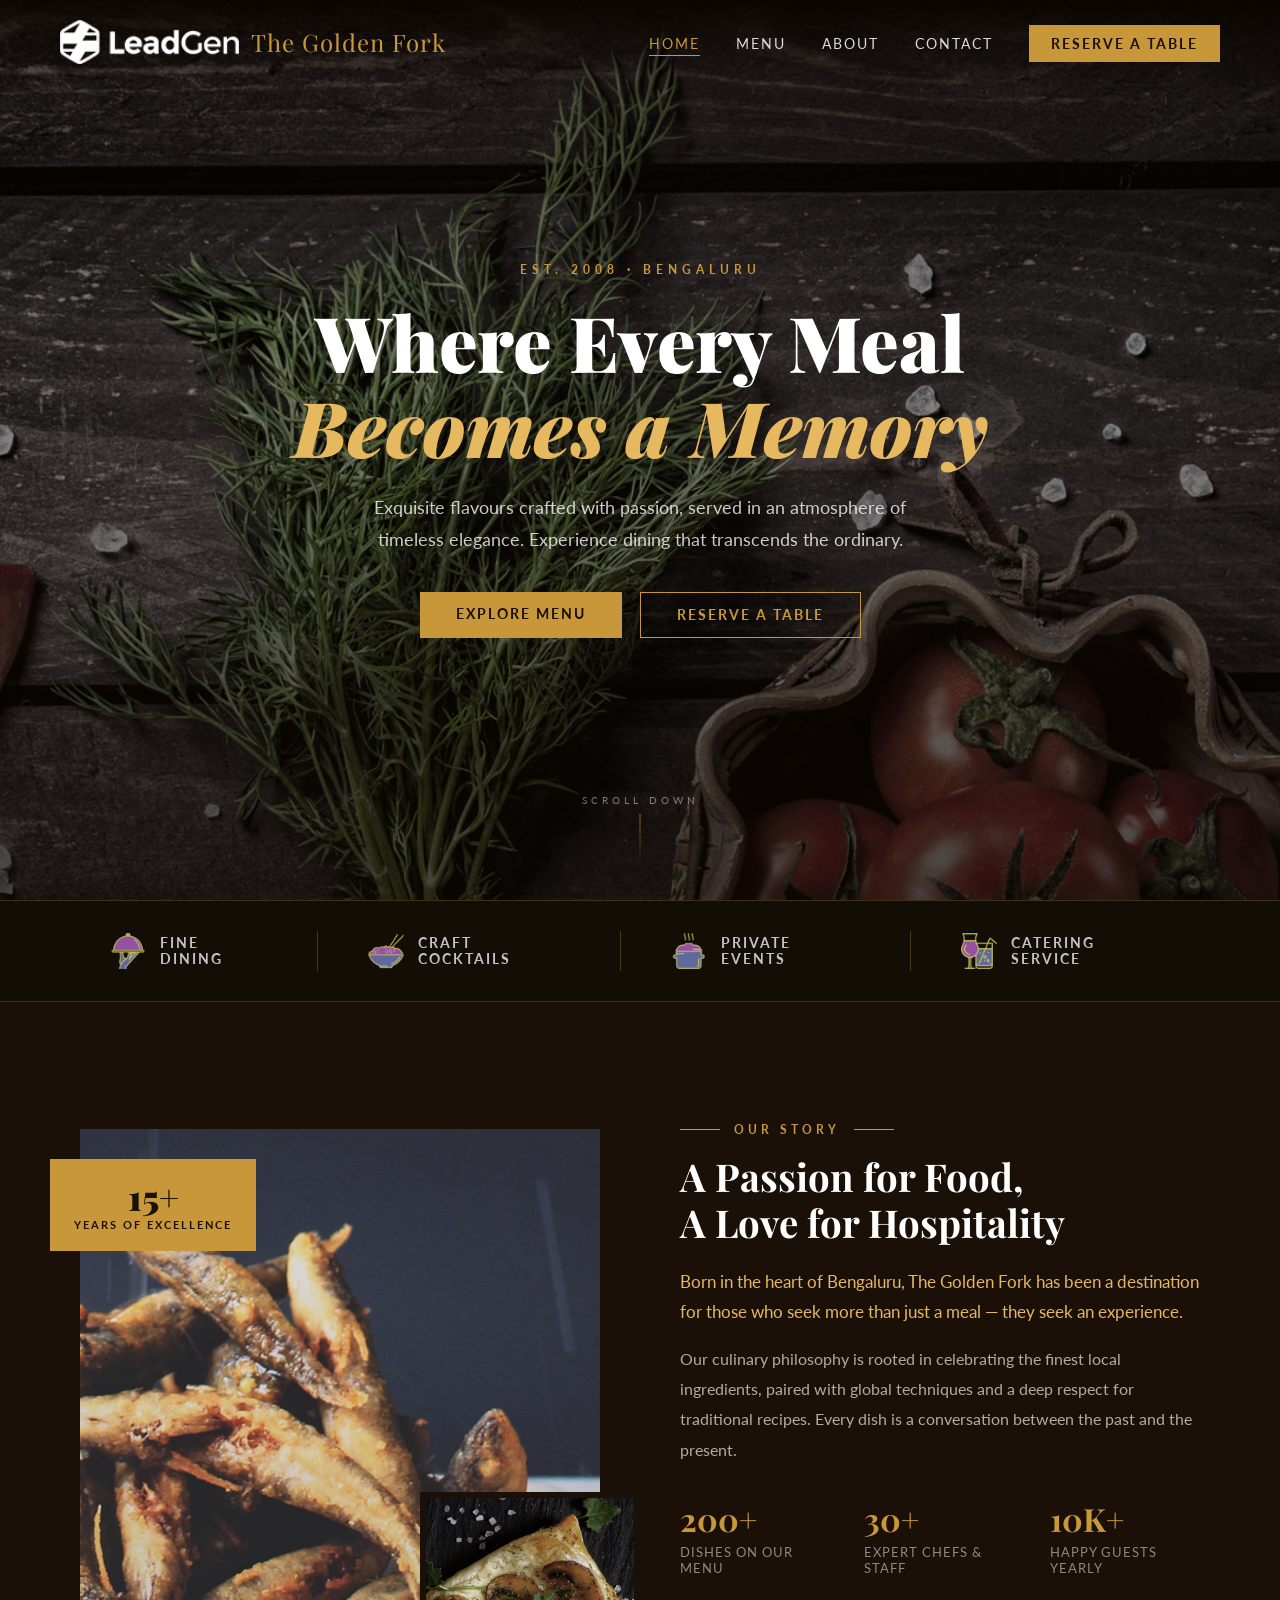
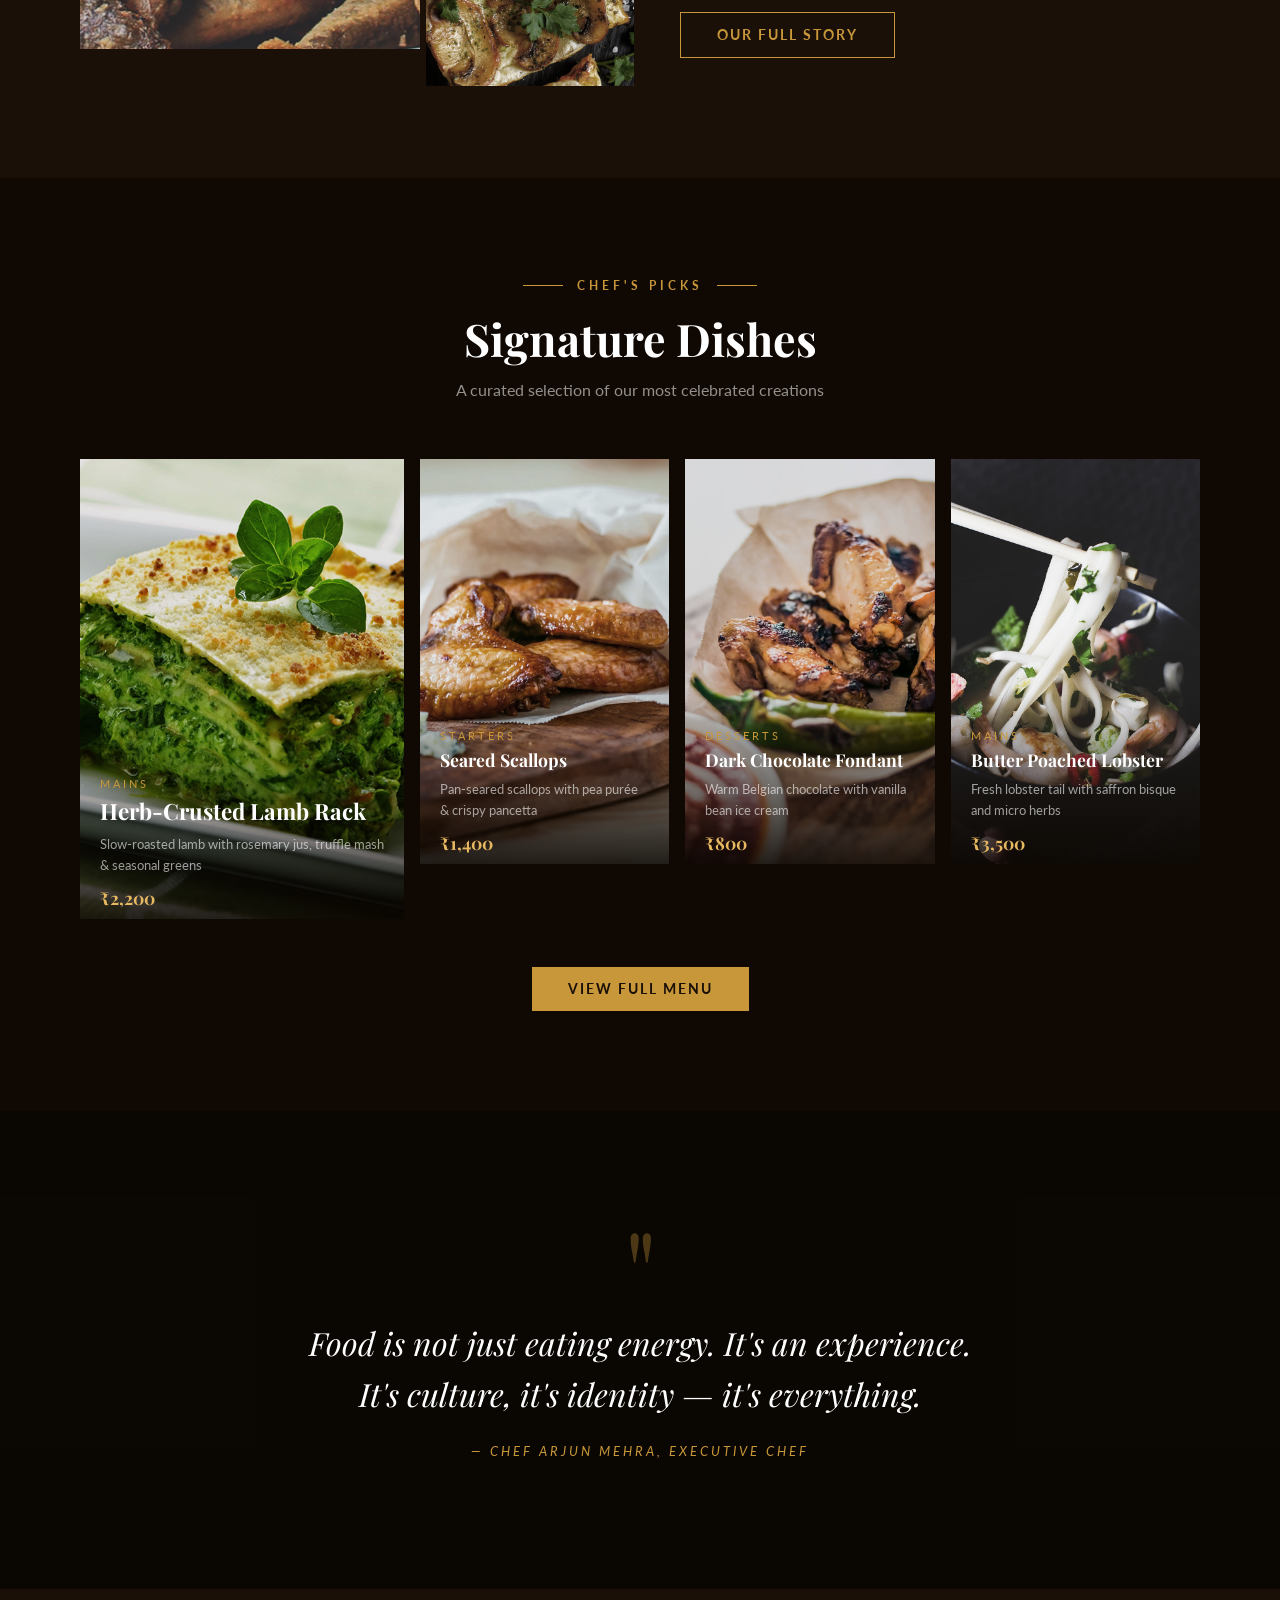
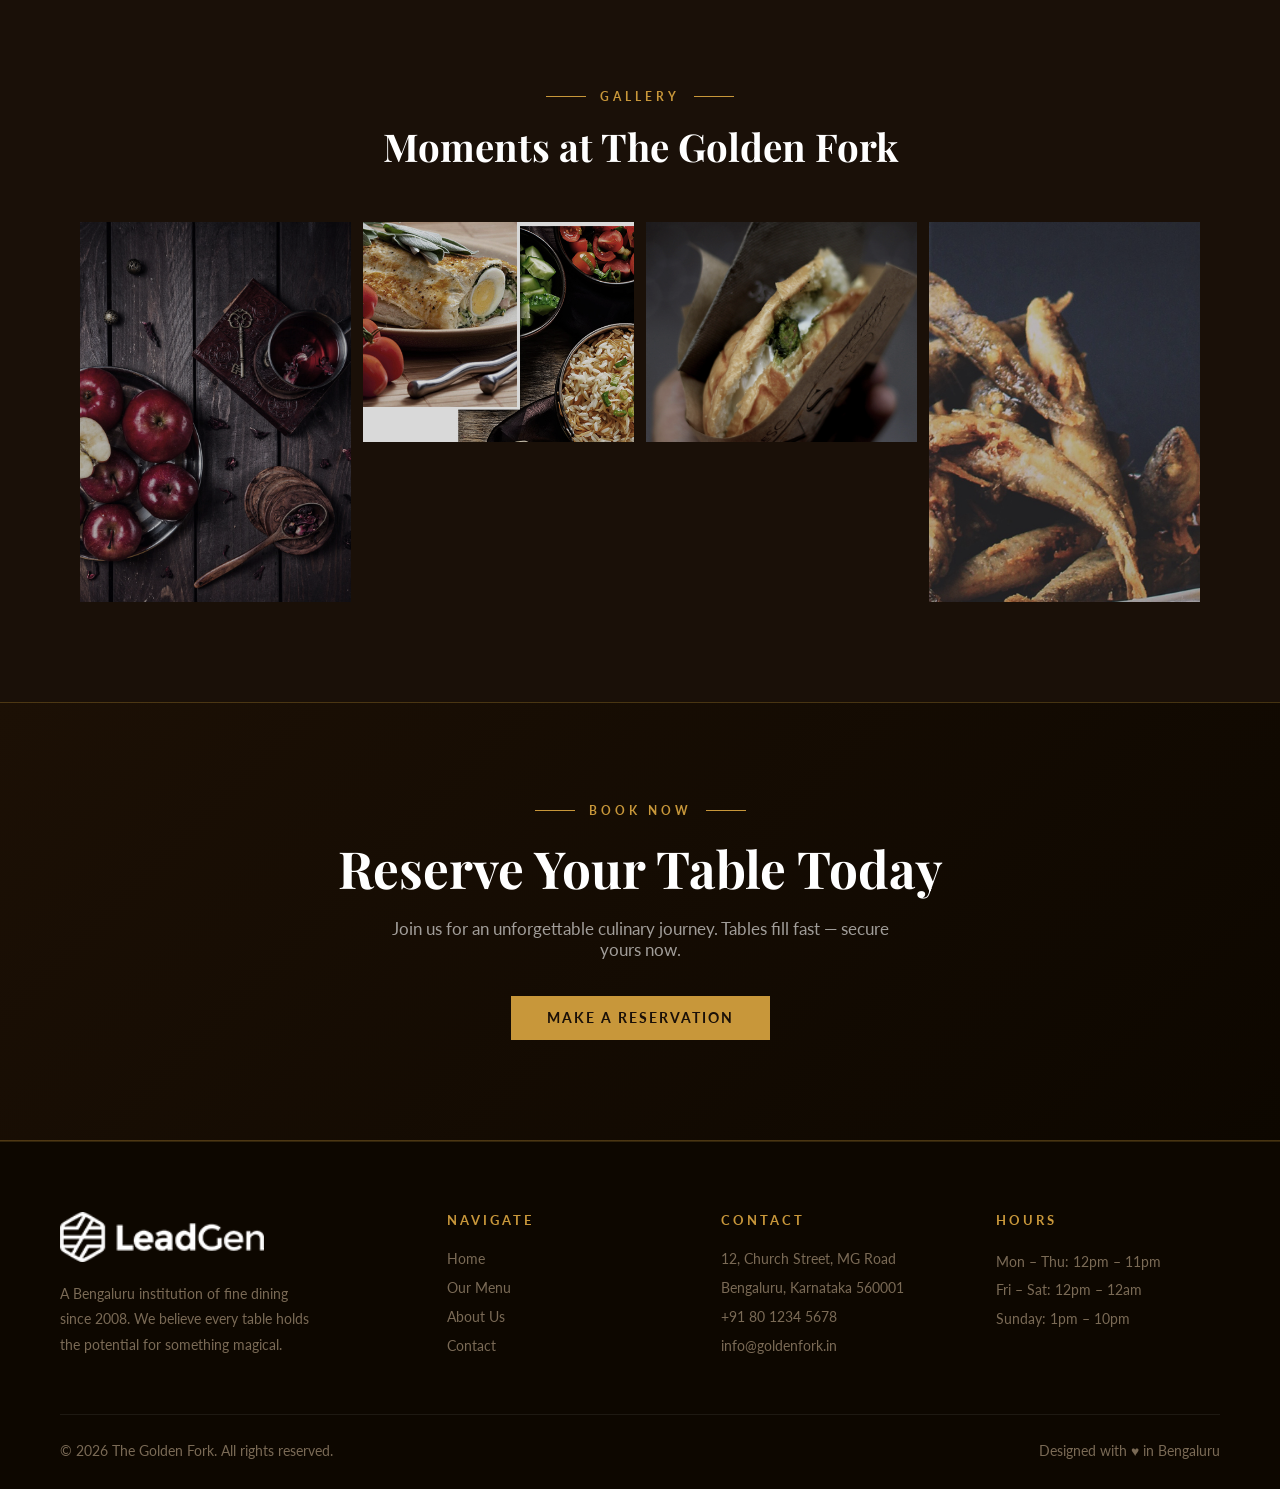
<file: index.html>
<!DOCTYPE html>
<html lang="en">
<head>
  <meta charset="UTF-8" />
  <meta name="viewport" content="width=device-width, initial-scale=1.0"/>
  <title>The Golden Fork | Fine Dining Restaurant</title>
  <link rel="stylesheet" href="style.css" />
  <link rel="stylesheet" href="home.css" />
</head>
<body>

  <!-- NAVBAR -->
  <nav id="navbar">
    <div class="nav-logo">
      <img src="images/logo/logo.png" alt="The Golden Fork" />
      <span>The Golden Fork</span>
    </div>
    <ul class="nav-links" id="navLinks">
      <li><a href="index.html" class="active">Home</a></li>
      <li><a href="menu.html">Menu</a></li>
      <li><a href="about.html">About</a></li>
      <li><a href="contact.html">Contact</a></li>
      <li><a href="contact.html" class="nav-reserve">Reserve a Table</a></li>
    </ul>
    <div class="hamburger" id="hamburger" onclick="toggleMenu()">
      <span></span><span></span><span></span>
    </div>
  </nav>

  <!-- HERO SECTION -->
  <section class="hero">
    <div class="hero-bg" style="background-image: url('images/background/hero-bg3.jpg')"></div>
    <div class="hero-overlay"></div>
    <div class="hero-content">
      <div class="hero-badge">EST. 2008 · BENGALURU</div>
      <h1>Where Every Meal<br/><em>Becomes a Memory</em></h1>
      <p>Exquisite flavours crafted with passion, served in an atmosphere of timeless elegance. Experience dining that transcends the ordinary.</p>
      <div class="hero-btns">
        <a href="menu.html" class="btn-gold">Explore Menu</a>
        <a href="contact.html" class="btn-outline">Reserve a Table</a>
      </div>
    </div>
    <div class="hero-scroll">
      <span>SCROLL DOWN</span>
      <div class="scroll-line"></div>
    </div>
  </section>

  <!-- INTRO STRIP -->
  <div class="intro-strip">
    <div class="strip-item">
      <img src="images/icons/restaurant-service-icon01.png" alt="fine dining" />
      <span>Fine Dining</span>
    </div>
    <div class="strip-divider"></div>
    <div class="strip-item">
      <img src="images/icons/restaurant-service-icon02.png" alt="bar" />
      <span>Craft Cocktails</span>
    </div>
    <div class="strip-divider"></div>
    <div class="strip-item">
      <img src="images/icons/restaurant-service-icon03.png" alt="delivery" />
      <span>Private Events</span>
    </div>
    <div class="strip-divider"></div>
    <div class="strip-item">
      <img src="images/icons/restaurant-service-icon04.png" alt="catering" />
      <span>Catering Service</span>
    </div>
  </div>

  <!-- ABOUT SECTION -->
  <section class="home-about">
    <div class="about-img-stack">
      <img class="about-img-main" src="images/agency-content-img01.jpg" alt="Restaurant interior" />
      <img class="about-img-accent" src="images/agency-content-img02.jpg" alt="Chef at work" />
      <div class="about-years">
        <span class="years-num">15+</span>
        <span class="years-text">Years of Excellence</span>
      </div>
    </div>
    <div class="about-text">
      <div class="section-label"><span>Our Story</span></div>
      <h2>A Passion for Food,<br/>A Love for Hospitality</h2>
      <p class="lead">Born in the heart of Bengaluru, The Golden Fork has been a destination for those who seek more than just a meal — they seek an experience.</p>
      <p>Our culinary philosophy is rooted in celebrating the finest local ingredients, paired with global techniques and a deep respect for traditional recipes. Every dish is a conversation between the past and the present.</p>
      <div class="about-highlights">
        <div class="highlight">
          <strong>200+</strong>
          <span>Dishes on our menu</span>
        </div>
        <div class="highlight">
          <strong>30+</strong>
          <span>Expert chefs & staff</span>
        </div>
        <div class="highlight">
          <strong>10K+</strong>
          <span>Happy guests yearly</span>
        </div>
      </div>
      <a href="about.html" class="btn-outline">Our Full Story</a>
    </div>
  </section>

  <!-- FEATURED DISHES -->
  <section class="featured-dishes">
    <div class="dishes-header">
      <div class="section-label"><span>Chef's Picks</span></div>
      <h2>Signature Dishes</h2>
      <p>A curated selection of our most celebrated creations</p>
    </div>
    <div class="dishes-grid">
      <div class="dish-card large">
        <img src="images/agency-work-02.jpg" alt="Signature Dish" />
        <div class="dish-info">
          <span class="dish-cat">Mains</span>
          <h3>Herb-Crusted Lamb Rack</h3>
          <p>Slow-roasted lamb with rosemary jus, truffle mash & seasonal greens</p>
          <span class="dish-price">₹2,200</span>
        </div>
      </div>
      <div class="dish-card">
        <img src="images/agency-work-06.jpg" alt="Dish 2" />
        <div class="dish-info">
          <span class="dish-cat">Starters</span>
          <h3>Seared Scallops</h3>
          <p>Pan-seared scallops with pea purée & crispy pancetta</p>
          <span class="dish-price">₹1,400</span>
        </div>
      </div>
      <div class="dish-card">
        <img src="images/agency-work-08.jpg" alt="Dish 3" />
        <div class="dish-info">
          <span class="dish-cat">Desserts</span>
          <h3>Dark Chocolate Fondant</h3>
          <p>Warm Belgian chocolate with vanilla bean ice cream</p>
          <span class="dish-price">₹800</span>
        </div>
      </div>
      <div class="dish-card">
        <img src="images/agency-work-13.jpg" alt="Dish 4" />
        <div class="dish-info">
          <span class="dish-cat">Mains</span>
          <h3>Butter Poached Lobster</h3>
          <p>Fresh lobster tail with saffron bisque and micro herbs</p>
          <span class="dish-price">₹3,500</span>
        </div>
      </div>
    </div>
    <div class="dishes-cta">
      <a href="menu.html" class="btn-gold">View Full Menu</a>
    </div>
  </section>

  <!-- PARALLAX QUOTE -->
  <section class="quote-section" style="background-image: url('images/background/hero-bg9.jpg')">
    <div class="quote-overlay"></div>
    <blockquote>
      <span class="quote-mark">"</span>
      <p>Food is not just eating energy. It's an experience. It's culture, it's identity — it's everything.</p>
      <cite>— Chef Arjun Mehra, Executive Chef</cite>
    </blockquote>
  </section>

  <!-- GALLERY STRIP -->
  <section class="gallery-strip">
    <div class="gallery-header">
      <div class="section-label"><span>Gallery</span></div>
      <h2>Moments at The Golden Fork</h2>
    </div>
    <div class="gallery-row">
      <div class="gallery-item tall"><img src="images/agency-work-14.jpg" alt="gallery 1" /></div>
      <div class="gallery-item"><img src="images/content-50.jpg" alt="gallery 2" /></div>
      <div class="gallery-item"><img src="images/agency-content-img03.jpg" alt="gallery 3" /></div>
      <div class="gallery-item tall"><img src="images/agency-content-img01.jpg" alt="gallery 4" /></div>
    </div>
  </section>

  <!-- RESERVATION CTA -->
  <section class="cta-section">
    <div class="cta-content">
      <div class="section-label"><span>Book Now</span></div>
      <h2>Reserve Your Table Today</h2>
      <p>Join us for an unforgettable culinary journey. Tables fill fast — secure yours now.</p>
      <a href="contact.html" class="btn-gold">Make a Reservation</a>
    </div>
  </section>

  <!-- FOOTER -->
  <footer>
    <div class="footer-grid">
      <div class="footer-brand">
        <img src="images/logo/logo-white.png" alt="The Golden Fork" />
        <p>A Bengaluru institution of fine dining since 2008. We believe every table holds the potential for something magical.</p>
      </div>
      <div class="footer-col">
        <h4>Navigate</h4>
        <ul>
          <li><a href="index.html">Home</a></li>
          <li><a href="menu.html">Our Menu</a></li>
          <li><a href="about.html">About Us</a></li>
          <li><a href="contact.html">Contact</a></li>
        </ul>
      </div>
      <div class="footer-col">
        <h4>Contact</h4>
        <ul>
          <li><a href="#">12, Church Street, MG Road</a></li>
          <li><a href="#">Bengaluru, Karnataka 560001</a></li>
          <li><a href="tel:+918012345678">+91 80 1234 5678</a></li>
          <li><a href="mailto:info@goldenfork.in">info@goldenfork.in</a></li>
        </ul>
      </div>
      <div class="footer-col footer-hours">
        <h4>Hours</h4>
        <p>Mon – Thu: 12pm – 11pm</p>
        <p>Fri – Sat: 12pm – 12am</p>
        <p>Sunday: 1pm – 10pm</p>
      </div>
    </div>
    <div class="footer-bottom">
      <span>© 2026 The Golden Fork. All rights reserved.</span>
      <span>Designed with ♥ in Bengaluru</span>
    </div>
  </footer>

  <script>
    // Navbar scroll effect
    window.addEventListener('scroll', () => {
      document.getElementById('navbar').classList.toggle('scrolled', window.scrollY > 60);
    });

    // Hamburger menu
    function toggleMenu() {
      document.getElementById('navLinks').classList.toggle('open');
    }
  </script>
</body>
</html>
</file>
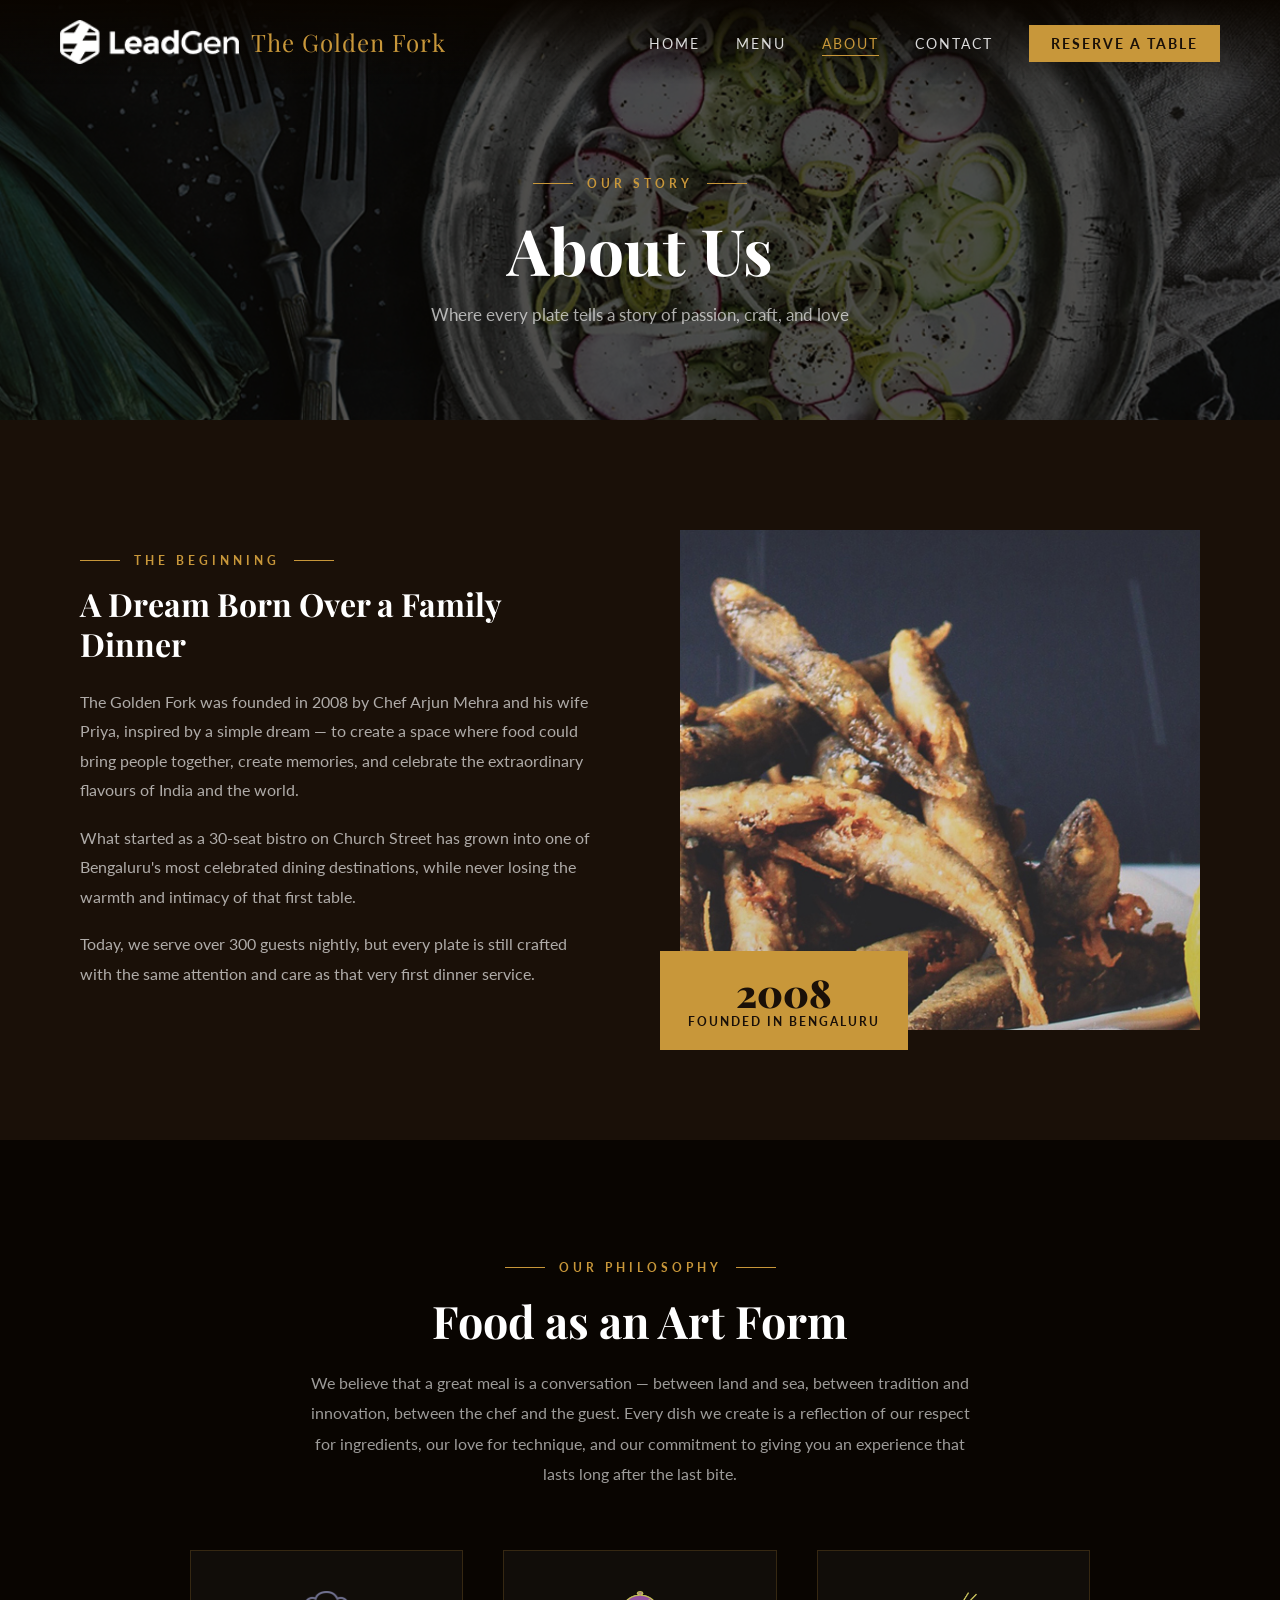
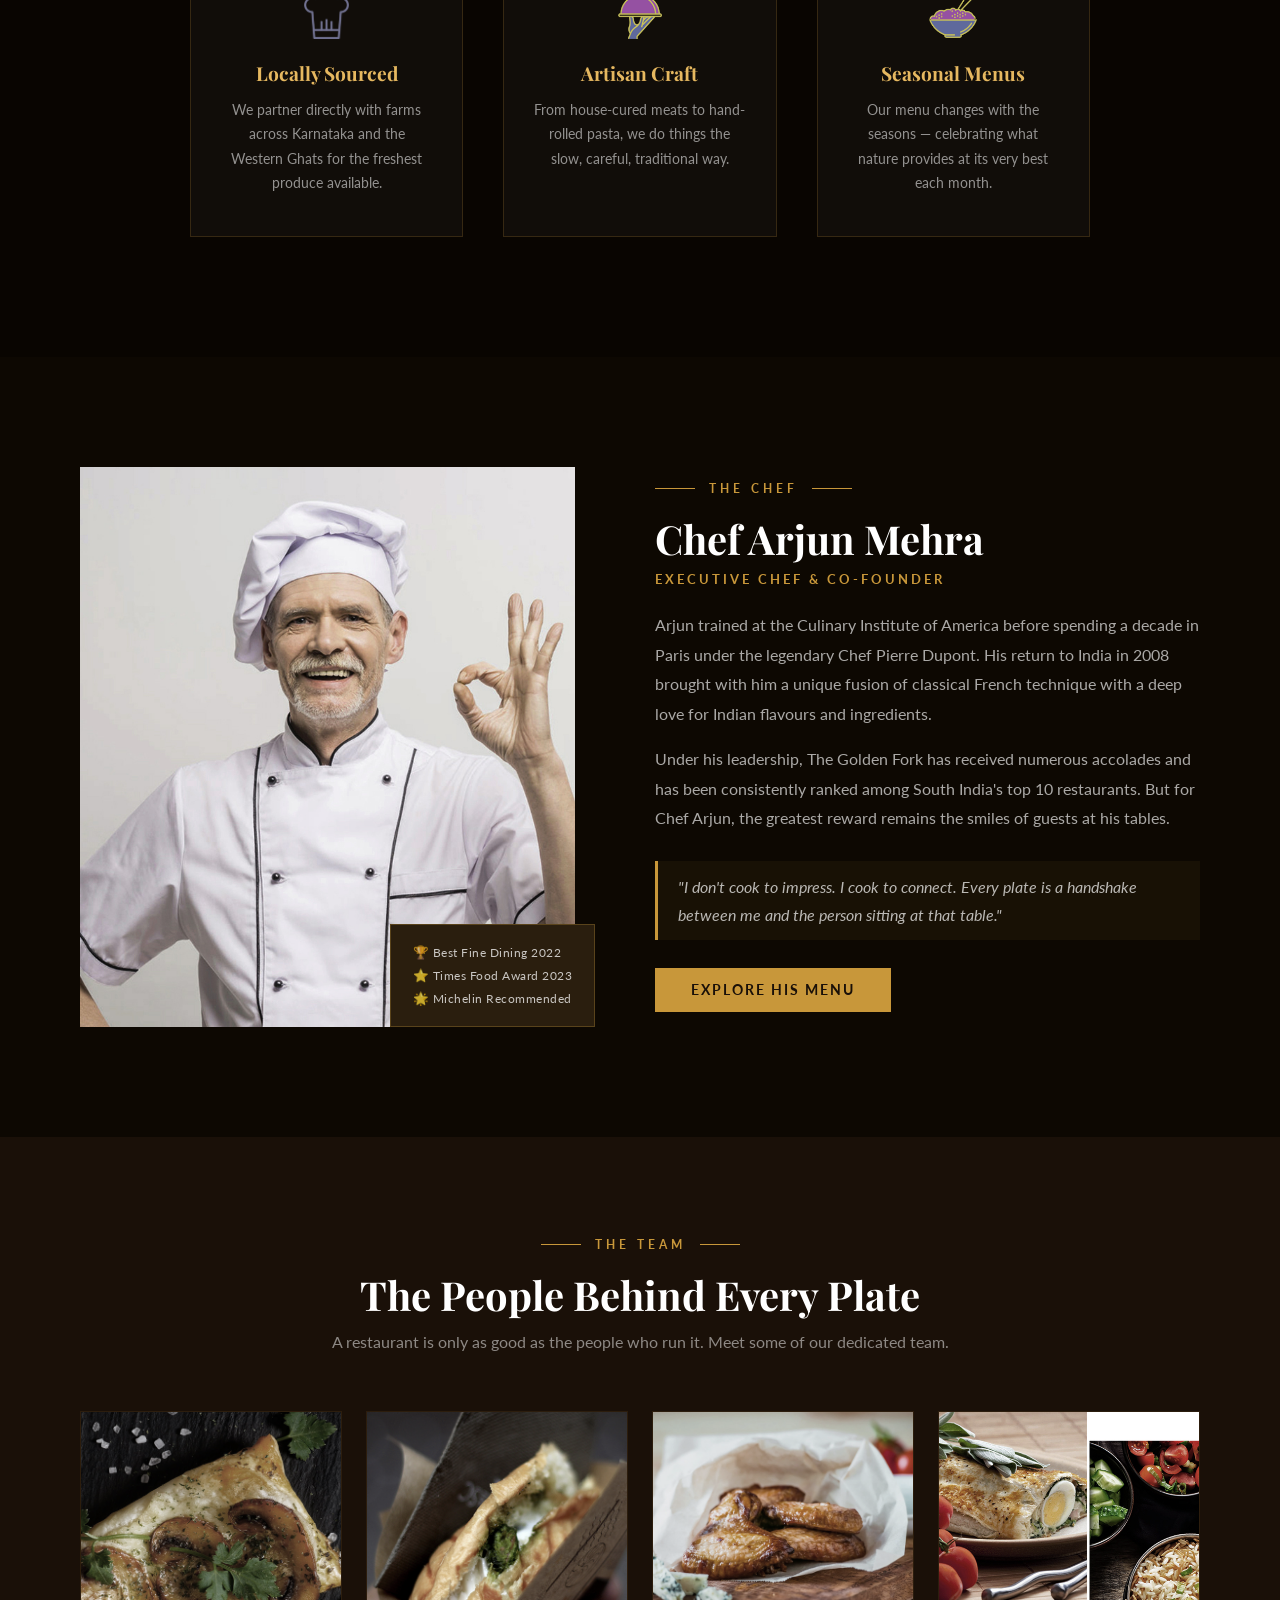
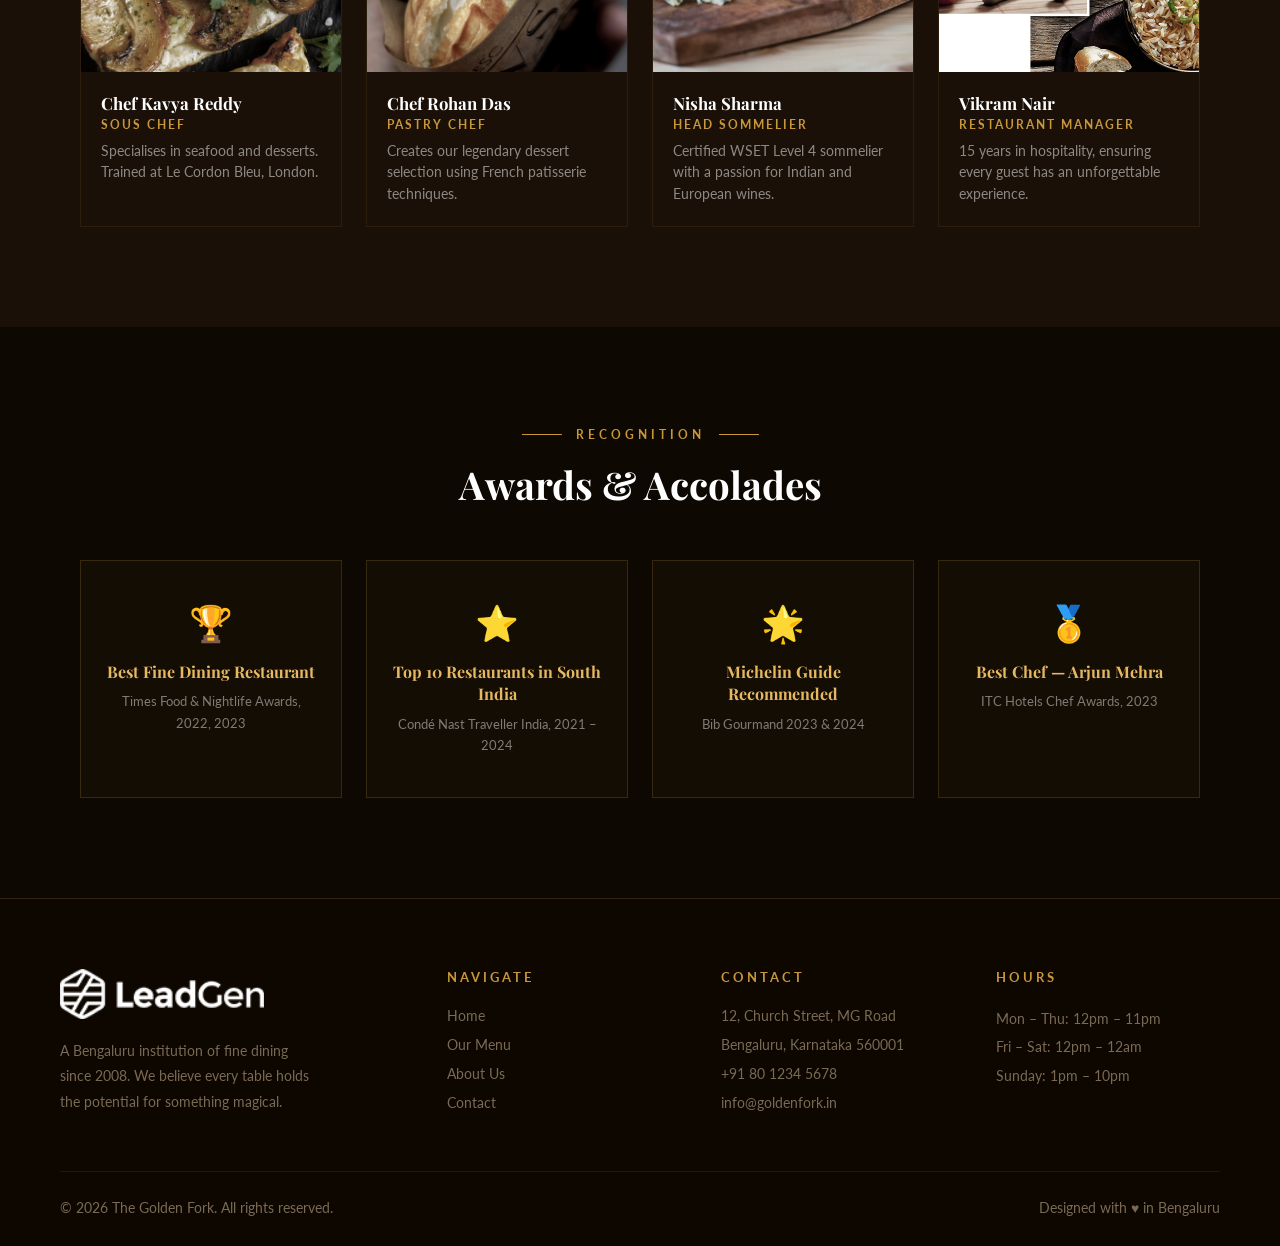
<file: about.html>
<!DOCTYPE html>
<html lang="en">
<head>
  <meta charset="UTF-8"/>
  <meta name="viewport" content="width=device-width, initial-scale=1.0"/>
  <title>About Us | The Golden Fork</title>
  <link rel="stylesheet" href="style.css"/>
  <link rel="stylesheet" href="about.css"/>
</head>
<body>

  <!-- NAVBAR -->
  <nav id="navbar" class="scrolled">
    <div class="nav-logo">
      <img src="images/logo/logo.png" alt="The Golden Fork"/>
      <span>The Golden Fork</span>
    </div>
    <ul class="nav-links" id="navLinks">
      <li><a href="index.html">Home</a></li>
      <li><a href="menu.html">Menu</a></li>
      <li><a href="about.html" class="active">About</a></li>
      <li><a href="contact.html">Contact</a></li>
      <li><a href="contact.html" class="nav-reserve">Reserve a Table</a></li>
    </ul>
    <div class="hamburger" onclick="toggleMenu()">
      <span></span><span></span><span></span>
    </div>
  </nav>

  <!-- PAGE HERO -->
  <div class="page-hero" style="background-image: url('images/background/restaurant-about-bg.jpg')">
    <div class="page-hero-overlay"></div>
    <div class="page-hero-content">
      <div class="section-label" style="justify-content:center"><span>Our Story</span></div>
      <h1>About Us</h1>
      <p>Where every plate tells a story of passion, craft, and love</p>
    </div>
  </div>

  <!-- STORY SECTION -->
  <section class="story-section">
    <div class="story-grid">
      <div class="story-text">
        <div class="section-label"><span>The Beginning</span></div>
        <h2>A Dream Born Over a Family Dinner</h2>
        <p>The Golden Fork was founded in 2008 by Chef Arjun Mehra and his wife Priya, inspired by a simple dream — to create a space where food could bring people together, create memories, and celebrate the extraordinary flavours of India and the world.</p>
        <p>What started as a 30-seat bistro on Church Street has grown into one of Bengaluru's most celebrated dining destinations, while never losing the warmth and intimacy of that first table.</p>
        <p>Today, we serve over 300 guests nightly, but every plate is still crafted with the same attention and care as that very first dinner service.</p>
      </div>
      <div class="story-image">
        <img src="images/agency-content-img01.jpg" alt="Restaurant interior"/>
        <div class="story-badge">
          <span class="big">2008</span>
          <span class="small">Founded in Bengaluru</span>
        </div>
      </div>
    </div>
  </section>

  <!-- PHILOSOPHY SECTION -->
  <section class="philosophy-section" style="background-image: url('images/background/fitness-about-bg.jpg')">
    <div class="phil-overlay"></div>
    <div class="phil-content">
      <div class="section-label" style="justify-content:center"><span>Our Philosophy</span></div>
      <h2>Food as an Art Form</h2>
      <p>We believe that a great meal is a conversation — between land and sea, between tradition and innovation, between the chef and the guest. Every dish we create is a reflection of our respect for ingredients, our love for technique, and our commitment to giving you an experience that lasts long after the last bite.</p>
      <div class="phil-pillars">
        <div class="pillar">
          <img src="images/icons/restaurant-about-icon.png" alt="Locally sourced"/>
          <h3>Locally Sourced</h3>
          <p>We partner directly with farms across Karnataka and the Western Ghats for the freshest produce available.</p>
        </div>
        <div class="pillar">
          <img src="images/icons/restaurant-service-icon01.png" alt="Artisan Craft"/>
          <h3>Artisan Craft</h3>
          <p>From house-cured meats to hand-rolled pasta, we do things the slow, careful, traditional way.</p>
        </div>
        <div class="pillar">
          <img src="images/icons/restaurant-service-icon02.png" alt="Seasonal Menus"/>
          <h3>Seasonal Menus</h3>
          <p>Our menu changes with the seasons — celebrating what nature provides at its very best each month.</p>
        </div>
      </div>
    </div>
  </section>

  <!-- CHEF SECTION -->
  <section class="chef-section">
    <div class="chef-grid">
      <div class="chef-image">
        <img src="images/restaurant-chef-01.jpg" alt="Chef Arjun Mehra"/>
        <div class="chef-awards">
          <div class="award">🏆 Best Fine Dining 2022</div>
          <div class="award">⭐ Times Food Award 2023</div>
          <div class="award">🌟 Michelin Recommended</div>
        </div>
      </div>
      <div class="chef-bio">
        <div class="section-label"><span>The Chef</span></div>
        <h2>Chef Arjun Mehra</h2>
        <h3 class="chef-title">Executive Chef & Co-Founder</h3>
        <p>Arjun trained at the Culinary Institute of America before spending a decade in Paris under the legendary Chef Pierre Dupont. His return to India in 2008 brought with him a unique fusion of classical French technique with a deep love for Indian flavours and ingredients.</p>
        <p>Under his leadership, The Golden Fork has received numerous accolades and has been consistently ranked among South India's top 10 restaurants. But for Chef Arjun, the greatest reward remains the smiles of guests at his tables.</p>
        <div class="chef-quote">
          <em>"I don't cook to impress. I cook to connect. Every plate is a handshake between me and the person sitting at that table."</em>
        </div>
        <a href="menu.html" class="btn-gold">Explore His Menu</a>
      </div>
    </div>
  </section>

  <!-- TEAM SECTION -->
  <section class="team-section">
    <div class="section-label" style="justify-content:center"><span>The Team</span></div>
    <h2>The People Behind Every Plate</h2>
    <p>A restaurant is only as good as the people who run it. Meet some of our dedicated team.</p>
    <div class="team-grid">
      <div class="team-card">
        <img src="images/agency-content-img02.jpg" alt="Sous Chef"/>
        <div class="tc-info">
          <h3>Chef Kavya Reddy</h3>
          <span>Sous Chef</span>
          <p>Specialises in seafood and desserts. Trained at Le Cordon Bleu, London.</p>
        </div>
      </div>
      <div class="team-card">
        <img src="images/agency-content-img03.jpg" alt="Pastry Chef"/>
        <div class="tc-info">
          <h3>Chef Rohan Das</h3>
          <span>Pastry Chef</span>
          <p>Creates our legendary dessert selection using French patisserie techniques.</p>
        </div>
      </div>
      <div class="team-card">
        <img src="images/agency-work-06.jpg" alt="Sommelier"/>
        <div class="tc-info">
          <h3>Nisha Sharma</h3>
          <span>Head Sommelier</span>
          <p>Certified WSET Level 4 sommelier with a passion for Indian and European wines.</p>
        </div>
      </div>
      <div class="team-card">
        <img src="images/content-50.jpg" alt="Manager"/>
        <div class="tc-info">
          <h3>Vikram Nair</h3>
          <span>Restaurant Manager</span>
          <p>15 years in hospitality, ensuring every guest has an unforgettable experience.</p>
        </div>
      </div>
    </div>
  </section>

  <!-- AWARDS -->
  <section class="awards-section">
    <div class="section-label" style="justify-content:center"><span>Recognition</span></div>
    <h2>Awards & Accolades</h2>
    <div class="awards-grid">
      <div class="award-box">
        <span class="award-icon">🏆</span>
        <h3>Best Fine Dining Restaurant</h3>
        <p>Times Food & Nightlife Awards, 2022, 2023</p>
      </div>
      <div class="award-box">
        <span class="award-icon">⭐</span>
        <h3>Top 10 Restaurants in South India</h3>
        <p>Condé Nast Traveller India, 2021 – 2024</p>
      </div>
      <div class="award-box">
        <span class="award-icon">🌟</span>
        <h3>Michelin Guide Recommended</h3>
        <p>Bib Gourmand 2023 & 2024</p>
      </div>
      <div class="award-box">
        <span class="award-icon">🥇</span>
        <h3>Best Chef — Arjun Mehra</h3>
        <p>ITC Hotels Chef Awards, 2023</p>
      </div>
    </div>
  </section>

  <!-- FOOTER -->
  <footer>
    <div class="footer-grid">
      <div class="footer-brand">
        <img src="images/logo/logo-white.png" alt="The Golden Fork"/>
        <p>A Bengaluru institution of fine dining since 2008. We believe every table holds the potential for something magical.</p>
      </div>
      <div class="footer-col">
        <h4>Navigate</h4>
        <ul>
          <li><a href="index.html">Home</a></li>
          <li><a href="menu.html">Our Menu</a></li>
          <li><a href="about.html">About Us</a></li>
          <li><a href="contact.html">Contact</a></li>
        </ul>
      </div>
      <div class="footer-col">
        <h4>Contact</h4>
        <ul>
          <li><a href="#">12, Church Street, MG Road</a></li>
          <li><a href="#">Bengaluru, Karnataka 560001</a></li>
          <li><a href="tel:+918012345678">+91 80 1234 5678</a></li>
          <li><a href="mailto:info@goldenfork.in">info@goldenfork.in</a></li>
        </ul>
      </div>
      <div class="footer-col footer-hours">
        <h4>Hours</h4>
        <p>Mon – Thu: 12pm – 11pm</p>
        <p>Fri – Sat: 12pm – 12am</p>
        <p>Sunday: 1pm – 10pm</p>
      </div>
    </div>
    <div class="footer-bottom">
      <span>© 2026 The Golden Fork. All rights reserved.</span>
      <span>Designed with ♥ in Bengaluru</span>
    </div>
  </footer>

  <script>
    window.addEventListener('scroll', () => {
      document.getElementById('navbar').classList.toggle('scrolled', window.scrollY > 60);
    });
    function toggleMenu() {
      document.getElementById('navLinks').classList.toggle('open');
    }
  </script>
</body>
</html>
</file>
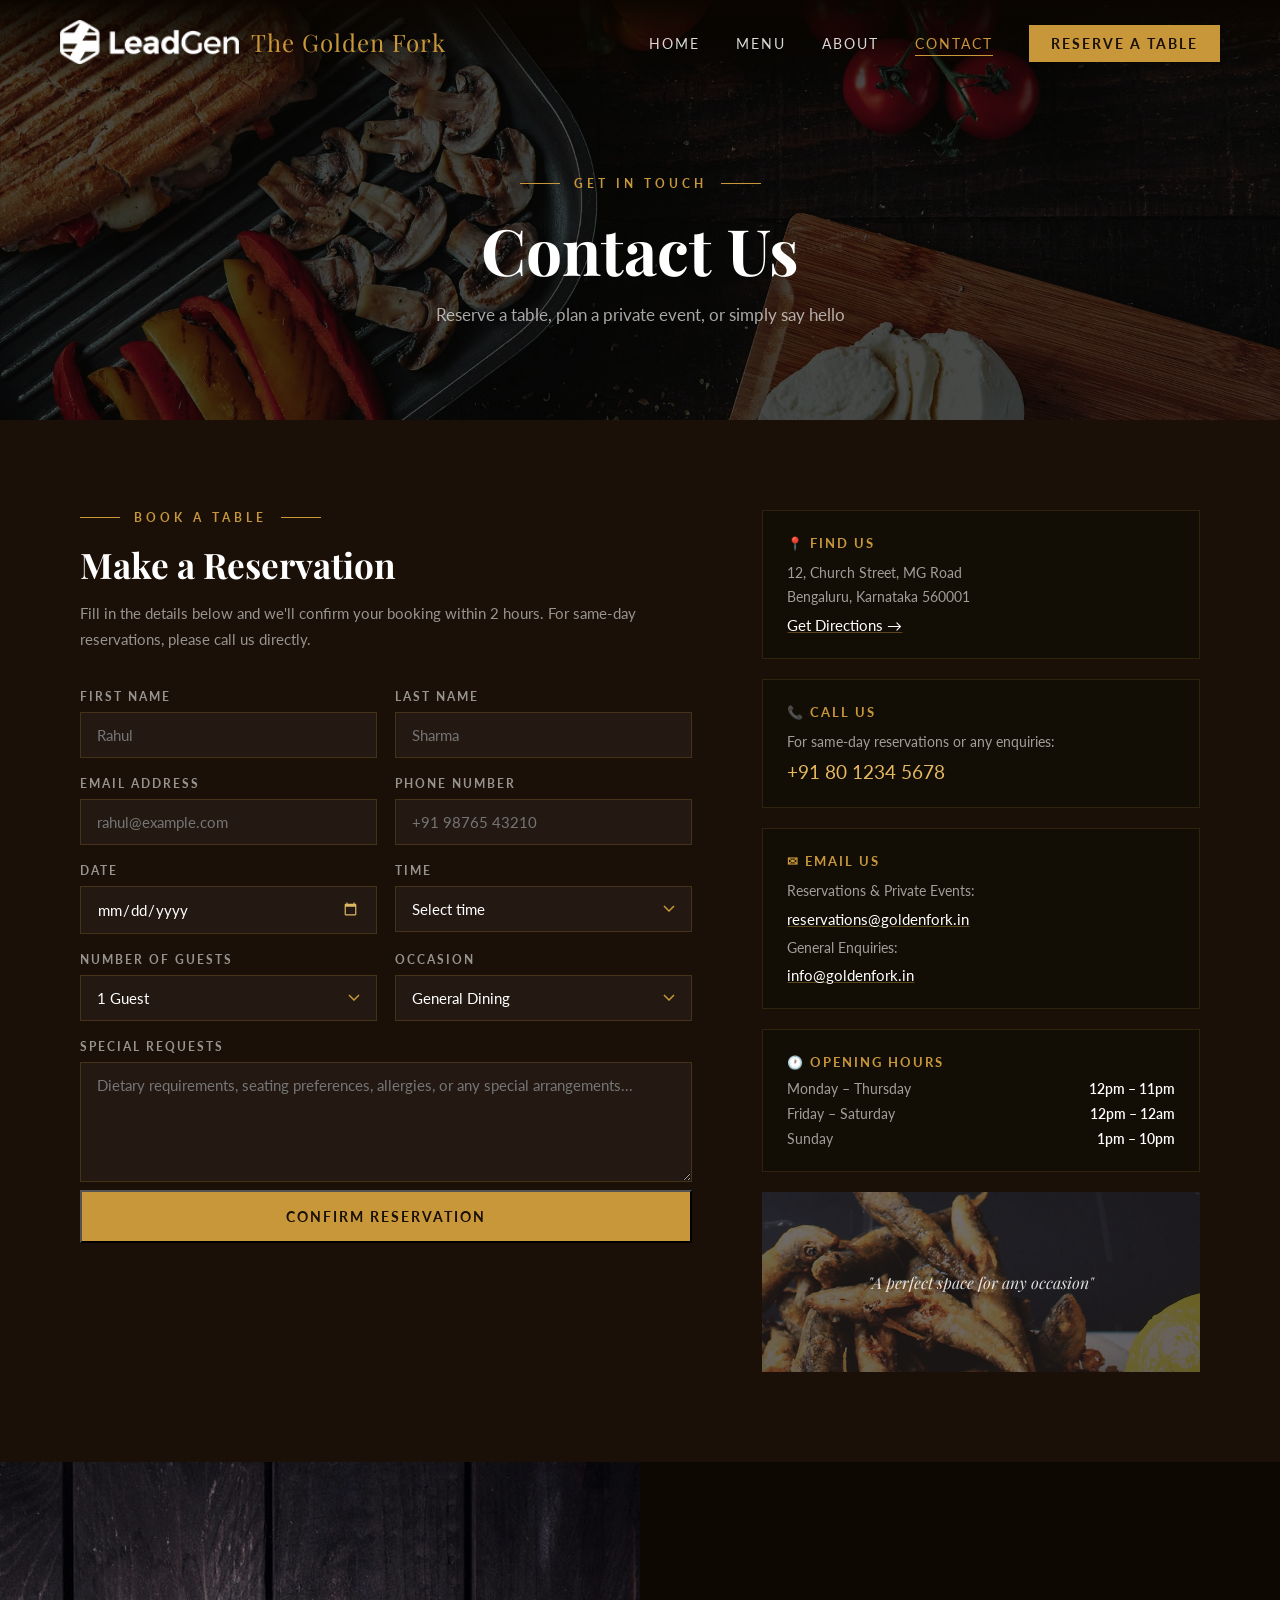
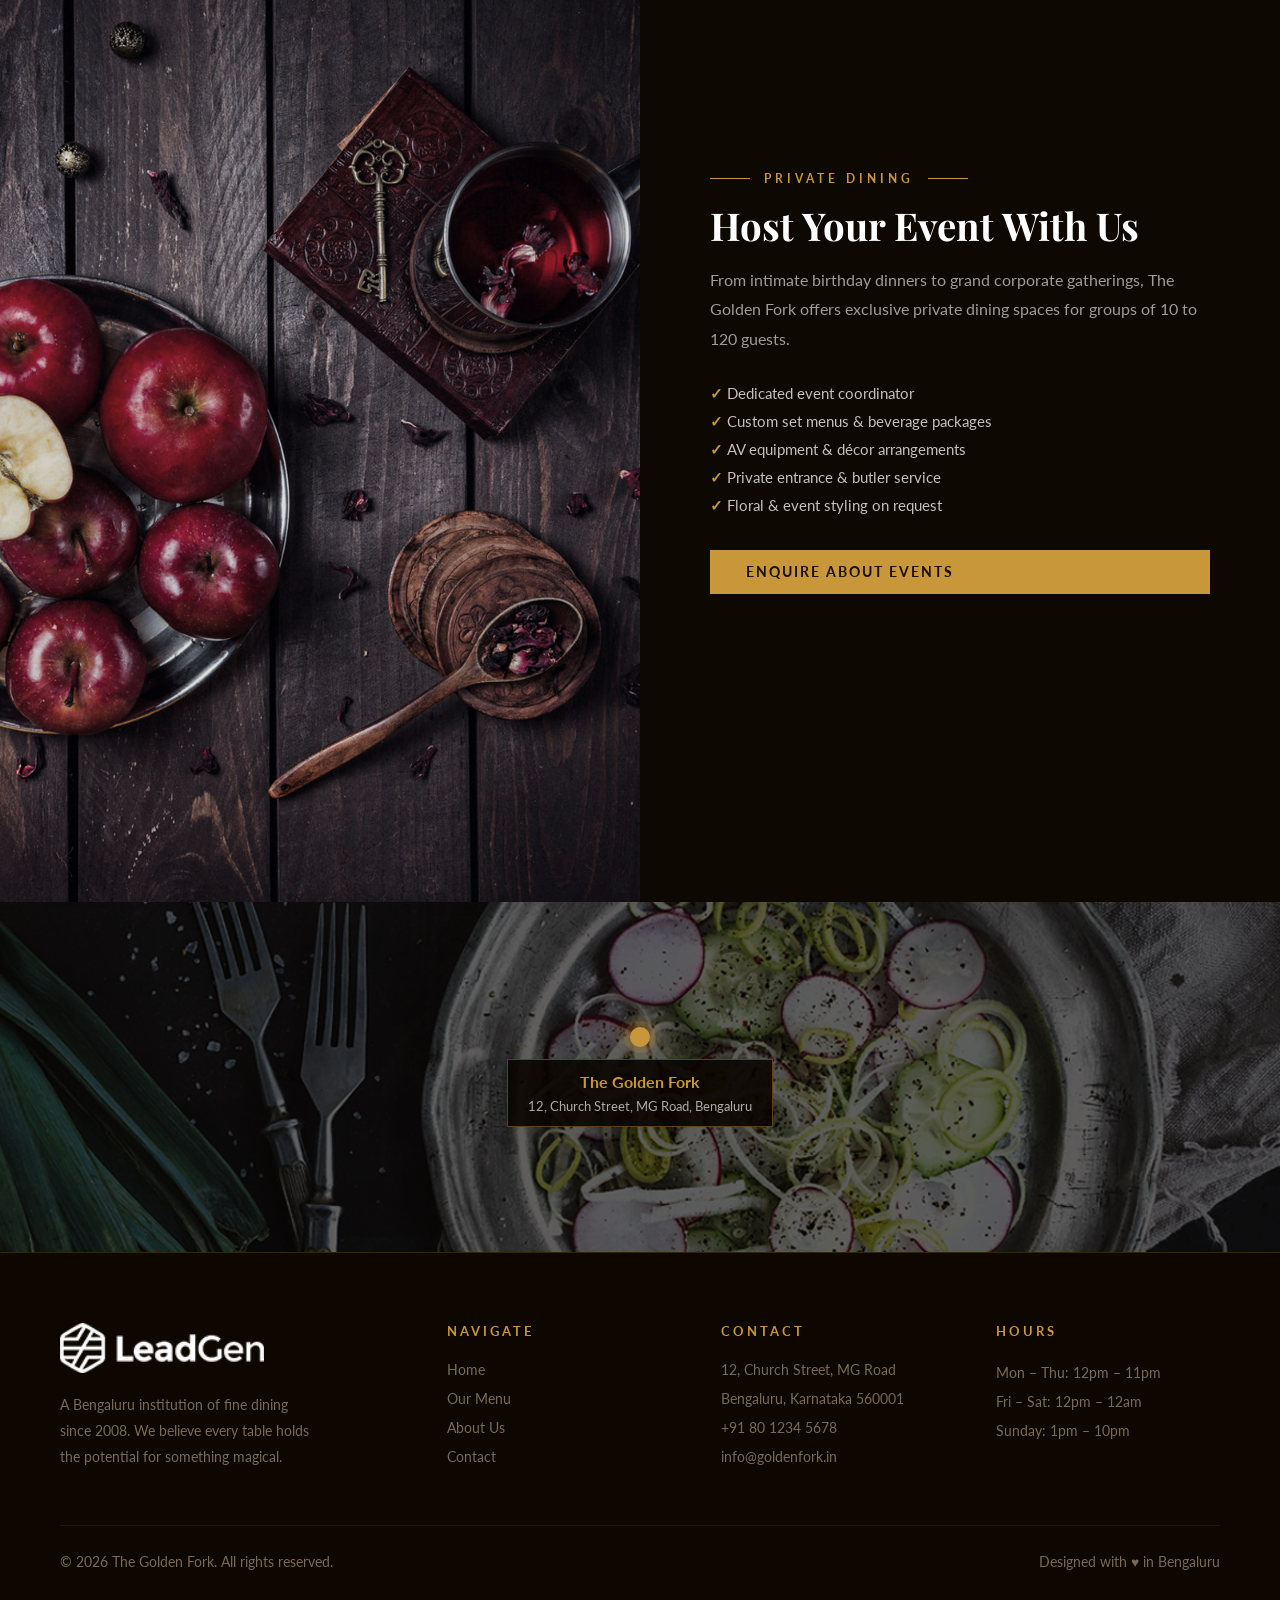
<file: contact.html>
<!DOCTYPE html>
<html lang="en">
<head>
  <meta charset="UTF-8"/>
  <meta name="viewport" content="width=device-width, initial-scale=1.0"/>
  <title>Contact & Reservations | The Golden Fork</title>
  <link rel="stylesheet" href="style.css"/>
  <link rel="stylesheet" href="contact.css"/>
</head>
<body>

  <!-- NAVBAR -->
  <nav id="navbar" class="scrolled">
    <div class="nav-logo">
      <img src="images/logo/logo.png" alt="The Golden Fork"/>
      <span>The Golden Fork</span>
    </div>
    <ul class="nav-links" id="navLinks">
      <li><a href="index.html">Home</a></li>
      <li><a href="menu.html">Menu</a></li>
      <li><a href="about.html">About</a></li>
      <li><a href="contact.html" class="active">Contact</a></li>
      <li><a href="contact.html" class="nav-reserve">Reserve a Table</a></li>
    </ul>
    <div class="hamburger" onclick="toggleMenu()">
      <span></span><span></span><span></span>
    </div>
  </nav>

  <!-- PAGE HERO -->
  <div class="page-hero" style="background-image: url('images/background/agency-slider-04.jpg')">
    <div class="page-hero-overlay"></div>
    <div class="page-hero-content">
      <div class="section-label" style="justify-content:center"><span>Get in Touch</span></div>
      <h1>Contact Us</h1>
      <p>Reserve a table, plan a private event, or simply say hello</p>
    </div>
  </div>

  <!-- CONTACT LAYOUT -->
  <section class="contact-section">
    <div class="contact-grid">

      <!-- RESERVATION FORM -->
      <div class="form-side">
        <div class="section-label"><span>Book a Table</span></div>
        <h2>Make a Reservation</h2>
        <p class="form-sub">Fill in the details below and we'll confirm your booking within 2 hours. For same-day reservations, please call us directly.</p>

        <div class="reservation-form" id="reservationForm">
          <div class="form-row">
            <div class="form-group">
              <label>First Name</label>
              <input type="text" placeholder="Rahul" id="firstName"/>
            </div>
            <div class="form-group">
              <label>Last Name</label>
              <input type="text" placeholder="Sharma" id="lastName"/>
            </div>
          </div>
          <div class="form-row">
            <div class="form-group">
              <label>Email Address</label>
              <input type="email" placeholder="rahul@example.com" id="email"/>
            </div>
            <div class="form-group">
              <label>Phone Number</label>
              <input type="tel" placeholder="+91 98765 43210" id="phone"/>
            </div>
          </div>
          <div class="form-row">
            <div class="form-group">
              <label>Date</label>
              <input type="date" id="date"/>
            </div>
            <div class="form-group">
              <label>Time</label>
              <select id="time">
                <option value="">Select time</option>
                <option>12:00 PM</option>
                <option>12:30 PM</option>
                <option>01:00 PM</option>
                <option>01:30 PM</option>
                <option>07:00 PM</option>
                <option>07:30 PM</option>
                <option>08:00 PM</option>
                <option>08:30 PM</option>
                <option>09:00 PM</option>
                <option>09:30 PM</option>
              </select>
            </div>
          </div>
          <div class="form-row">
            <div class="form-group">
              <label>Number of Guests</label>
              <select id="guests">
                <option>1 Guest</option>
                <option>2 Guests</option>
                <option>3 Guests</option>
                <option>4 Guests</option>
                <option>5 Guests</option>
                <option>6 Guests</option>
                <option>7-10 Guests</option>
                <option>10+ Guests (Private Event)</option>
              </select>
            </div>
            <div class="form-group">
              <label>Occasion</label>
              <select id="occasion">
                <option>General Dining</option>
                <option>Birthday</option>
                <option>Anniversary</option>
                <option>Business Dinner</option>
                <option>Proposal</option>
                <option>Private Event</option>
                <option>Other</option>
              </select>
            </div>
          </div>
          <div class="form-group full">
            <label>Special Requests</label>
            <textarea placeholder="Dietary requirements, seating preferences, allergies, or any special arrangements..." id="message"></textarea>
          </div>
          <button class="btn-gold submit-btn" onclick="submitForm()">Confirm Reservation</button>
        </div>

        <!-- SUCCESS MESSAGE -->
        <div class="success-msg" id="successMsg" style="display:none">
          <div class="success-icon">✓</div>
          <h3>Reservation Received!</h3>
          <p>Thank you! We'll confirm your table within 2 hours via email or phone. We look forward to welcoming you to The Golden Fork.</p>
          <a href="menu.html" class="btn-outline" style="margin-top:20px">Browse Our Menu</a>
        </div>
      </div>

      <!-- INFO SIDE -->
      <div class="info-side">
        <div class="info-card">
          <h3>📍 Find Us</h3>
          <p>12, Church Street, MG Road<br/>Bengaluru, Karnataka 560001</p>
          <a href="https://maps.google.com" target="_blank" class="info-link">Get Directions →</a>
        </div>
        <div class="info-card">
          <h3>📞 Call Us</h3>
          <p>For same-day reservations or any enquiries:</p>
          <a href="tel:+918012345678" class="info-link big">+91 80 1234 5678</a>
        </div>
        <div class="info-card">
          <h3>✉ Email Us</h3>
          <p>Reservations & Private Events:</p>
          <a href="mailto:reservations@goldenfork.in" class="info-link">reservations@goldenfork.in</a>
          <p style="margin-top:8px">General Enquiries:</p>
          <a href="mailto:info@goldenfork.in" class="info-link">info@goldenfork.in</a>
        </div>
        <div class="info-card">
          <h3>🕐 Opening Hours</h3>
          <div class="hours-list">
            <div class="hour-row">
              <span>Monday – Thursday</span>
              <span>12pm – 11pm</span>
            </div>
            <div class="hour-row">
              <span>Friday – Saturday</span>
              <span>12pm – 12am</span>
            </div>
            <div class="hour-row">
              <span>Sunday</span>
              <span>1pm – 10pm</span>
            </div>
          </div>
        </div>
        <div class="info-image">
          <img src="images/agency-content-img01.jpg" alt="Restaurant ambiance"/>
          <div class="info-image-overlay">
            <p>"A perfect space for any occasion"</p>
          </div>
        </div>
      </div>
    </div>
  </section>

  <!-- PRIVATE EVENTS SECTION -->
  <section class="events-section">
    <div class="events-img">
      <img src="images/agency-work-14.jpg" alt="Private events"/>
    </div>
    <div class="events-content">
      <div class="section-label"><span>Private Dining</span></div>
      <h2>Host Your Event With Us</h2>
      <p>From intimate birthday dinners to grand corporate gatherings, The Golden Fork offers exclusive private dining spaces for groups of 10 to 120 guests.</p>
      <ul class="events-features">
        <li>✓ Dedicated event coordinator</li>
        <li>✓ Custom set menus & beverage packages</li>
        <li>✓ AV equipment & décor arrangements</li>
        <li>✓ Private entrance & butler service</li>
        <li>✓ Floral & event styling on request</li>
      </ul>
      <a href="mailto:events@goldenfork.in" class="btn-gold">Enquire About Events</a>
    </div>
  </section>

  <!-- MAP PLACEHOLDER -->
  <div class="map-section">
    <div class="map-placeholder">
      <div class="map-inner" style="background-image: url('images/background/restaurant-about-bg.jpg')">
        <div class="map-overlay"></div>
        <div class="map-pin">
          <div class="pin-dot"></div>
          <div class="pin-label">
            <strong>The Golden Fork</strong>
            <span>12, Church Street, MG Road, Bengaluru</span>
          </div>
        </div>
      </div>
    </div>
  </div>

  <!-- FOOTER -->
  <footer>
    <div class="footer-grid">
      <div class="footer-brand">
        <img src="images/logo/logo-white.png" alt="The Golden Fork"/>
        <p>A Bengaluru institution of fine dining since 2008. We believe every table holds the potential for something magical.</p>
      </div>
      <div class="footer-col">
        <h4>Navigate</h4>
        <ul>
          <li><a href="index.html">Home</a></li>
          <li><a href="menu.html">Our Menu</a></li>
          <li><a href="about.html">About Us</a></li>
          <li><a href="contact.html">Contact</a></li>
        </ul>
      </div>
      <div class="footer-col">
        <h4>Contact</h4>
        <ul>
          <li><a href="#">12, Church Street, MG Road</a></li>
          <li><a href="#">Bengaluru, Karnataka 560001</a></li>
          <li><a href="tel:+918012345678">+91 80 1234 5678</a></li>
          <li><a href="mailto:info@goldenfork.in">info@goldenfork.in</a></li>
        </ul>
      </div>
      <div class="footer-col footer-hours">
        <h4>Hours</h4>
        <p>Mon – Thu: 12pm – 11pm</p>
        <p>Fri – Sat: 12pm – 12am</p>
        <p>Sunday: 1pm – 10pm</p>
      </div>
    </div>
    <div class="footer-bottom">
      <span>© 2026 The Golden Fork. All rights reserved.</span>
      <span>Designed with ♥ in Bengaluru</span>
    </div>
  </footer>

  <script>
    window.addEventListener('scroll', () => {
      document.getElementById('navbar').classList.toggle('scrolled', window.scrollY > 60);
    });
    function toggleMenu() {
      document.getElementById('navLinks').classList.toggle('open');
    }
    function submitForm() {
      const name = document.getElementById('firstName').value;
      const email = document.getElementById('email').value;
      const date = document.getElementById('date').value;
      if (!name || !email || !date) {
        alert('Please fill in your name, email and date to continue.');
        return;
      }
      document.getElementById('reservationForm').style.display = 'none';
      document.getElementById('successMsg').style.display = 'block';
    }
    // Set min date to today
    const today = new Date().toISOString().split('T')[0];
    document.getElementById('date').setAttribute('min', today);
  </script>
</body>
</html>
</file>
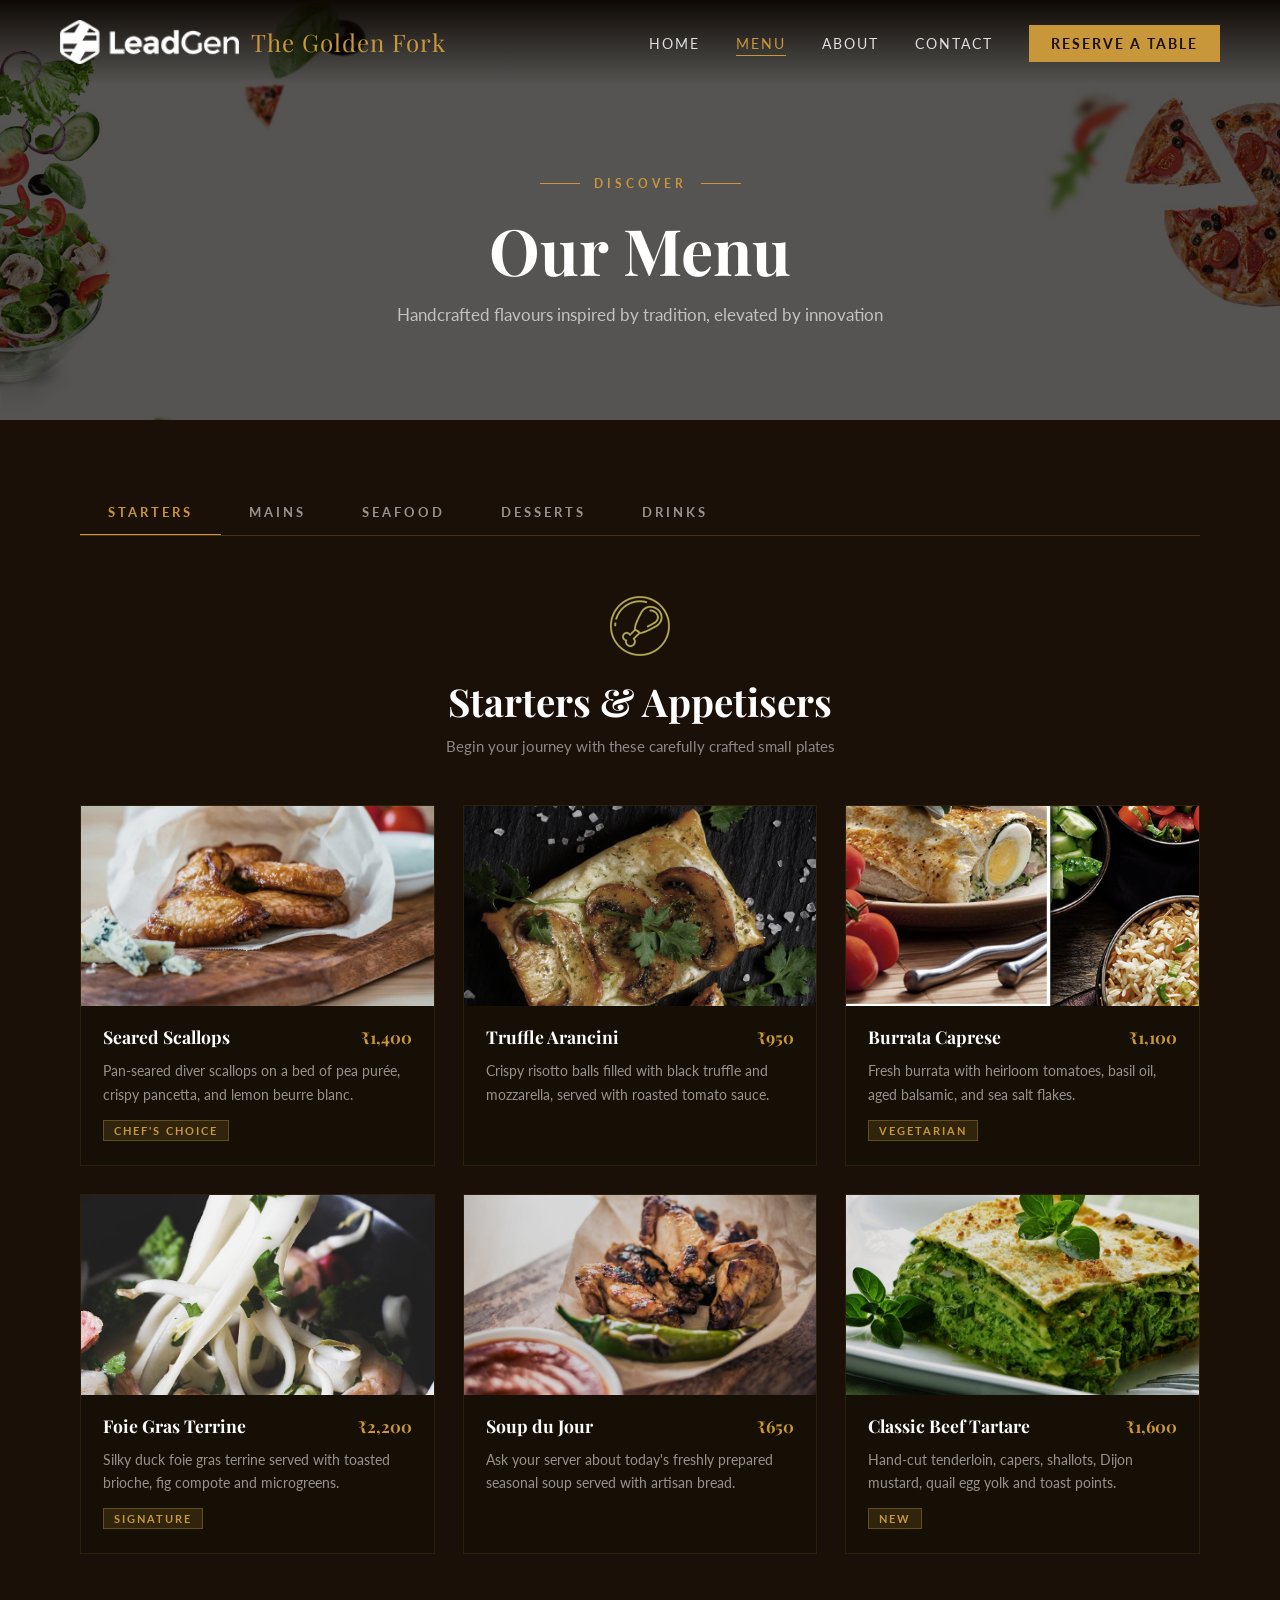
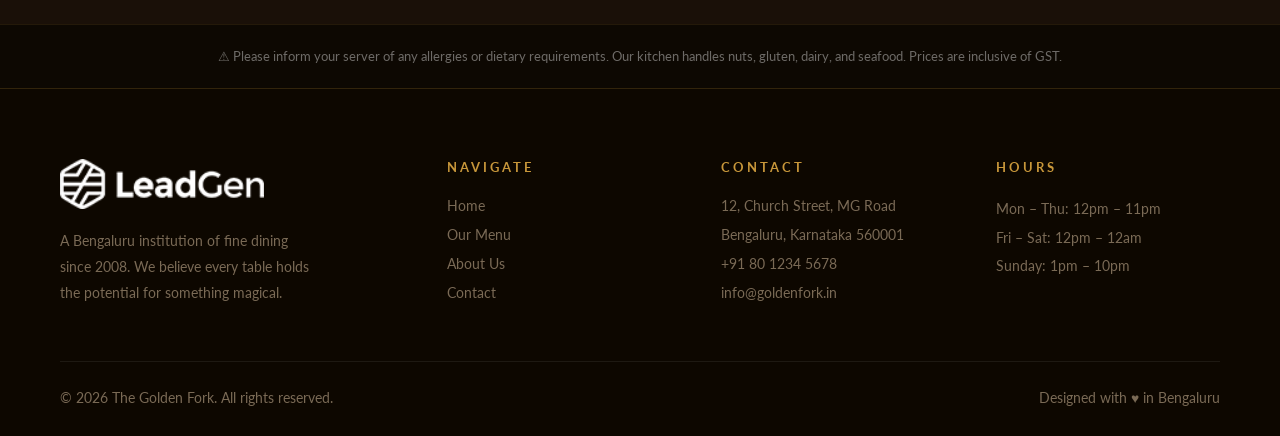
<file: menu.html>
<!DOCTYPE html>
<html lang="en">
<head>
  <meta charset="UTF-8" />
  <meta name="viewport" content="width=device-width, initial-scale=1.0"/>
  <title>Our Menu | The Golden Fork</title>
  <link rel="stylesheet" href="style.css" />
  <link rel="stylesheet" href="menu.css" />
</head>
<body>

  <!-- NAVBAR -->
  <nav id="navbar" class="scrolled">
    <div class="nav-logo">
      <img src="images/logo/logo.png" alt="The Golden Fork" />
      <span>The Golden Fork</span>
    </div>
    <ul class="nav-links" id="navLinks">
      <li><a href="index.html">Home</a></li>
      <li><a href="menu.html" class="active">Menu</a></li>
      <li><a href="about.html">About</a></li>
      <li><a href="contact.html">Contact</a></li>
      <li><a href="contact.html" class="nav-reserve">Reserve a Table</a></li>
    </ul>
    <div class="hamburger" id="hamburger" onclick="toggleMenu()">
      <span></span><span></span><span></span>
    </div>
  </nav>

  <!-- PAGE HERO -->
  <div class="page-hero" style="background-image: url('images/background/restaurant-menu-bg.jpg')">
    <div class="page-hero-overlay"></div>
    <div class="page-hero-content">
      <div class="section-label" style="justify-content:center"><span>Discover</span></div>
      <h1>Our Menu</h1>
      <p>Handcrafted flavours inspired by tradition, elevated by innovation</p>
    </div>
  </div>

  <!-- MENU TABS -->
  <section class="menu-section">
    <div class="menu-tabs">
      <button class="tab active" onclick="showTab('starters')">Starters</button>
      <button class="tab" onclick="showTab('mains')">Mains</button>
      <button class="tab" onclick="showTab('seafood')">Seafood</button>
      <button class="tab" onclick="showTab('desserts')">Desserts</button>
      <button class="tab" onclick="showTab('drinks')">Drinks</button>
    </div>

    <!-- STARTERS -->
    <div class="menu-tab-content active" id="starters">
      <div class="menu-category-header">
        <img src="images/icons/restaurant-menu-iteam02.png" alt="Starters" />
        <h2>Starters & Appetisers</h2>
        <p>Begin your journey with these carefully crafted small plates</p>
      </div>
      <div class="menu-items-grid">
        <div class="menu-item">
          <img src="images/agency-work-06.jpg" alt="Seared Scallops" />
          <div class="mi-details">
            <div class="mi-top">
              <h3>Seared Scallops</h3>
              <span class="price">₹1,400</span>
            </div>
            <p>Pan-seared diver scallops on a bed of pea purée, crispy pancetta, and lemon beurre blanc.</p>
            <span class="tag">Chef's Choice</span>
          </div>
        </div>
        <div class="menu-item">
          <img src="images/agency-content-img02.jpg" alt="Truffle Arancini" />
          <div class="mi-details">
            <div class="mi-top">
              <h3>Truffle Arancini</h3>
              <span class="price">₹950</span>
            </div>
            <p>Crispy risotto balls filled with black truffle and mozzarella, served with roasted tomato sauce.</p>
          </div>
        </div>
        <div class="menu-item">
          <img src="images/content-50.jpg" alt="Burrata Caprese" />
          <div class="mi-details">
            <div class="mi-top">
              <h3>Burrata Caprese</h3>
              <span class="price">₹1,100</span>
            </div>
            <p>Fresh burrata with heirloom tomatoes, basil oil, aged balsamic, and sea salt flakes.</p>
            <span class="tag">Vegetarian</span>
          </div>
        </div>
        <div class="menu-item">
          <img src="images/agency-work-13.jpg" alt="Foie Gras Terrine" />
          <div class="mi-details">
            <div class="mi-top">
              <h3>Foie Gras Terrine</h3>
              <span class="price">₹2,200</span>
            </div>
            <p>Silky duck foie gras terrine served with toasted brioche, fig compote and microgreens.</p>
            <span class="tag">Signature</span>
          </div>
        </div>
        <div class="menu-item">
          <img src="images/agency-work-08.jpg" alt="Soup of the Day" />
          <div class="mi-details">
            <div class="mi-top">
              <h3>Soup du Jour</h3>
              <span class="price">₹650</span>
            </div>
            <p>Ask your server about today's freshly prepared seasonal soup served with artisan bread.</p>
          </div>
        </div>
        <div class="menu-item">
          <img src="images/agency-work-02.jpg" alt="Beef Tartare" />
          <div class="mi-details">
            <div class="mi-top">
              <h3>Classic Beef Tartare</h3>
              <span class="price">₹1,600</span>
            </div>
            <p>Hand-cut tenderloin, capers, shallots, Dijon mustard, quail egg yolk and toast points.</p>
            <span class="tag">New</span>
          </div>
        </div>
      </div>
    </div>

    <!-- MAINS -->
    <div class="menu-tab-content" id="mains">
      <div class="menu-category-header">
        <img src="images/icons/restaurant-menu-iteam03.png" alt="Mains" />
        <h2>Main Courses</h2>
        <p>The heart of our menu — bold, satisfying, memorable</p>
      </div>
      <div class="menu-items-grid">
        <div class="menu-item">
          <img src="images/agency-work-02.jpg" alt="Lamb Rack" />
          <div class="mi-details">
            <div class="mi-top">
              <h3>Herb-Crusted Lamb Rack</h3>
              <span class="price">₹2,200</span>
            </div>
            <p>Slow-roasted rack of lamb with rosemary jus, truffle mashed potato and seasonal greens.</p>
            <span class="tag">Signature</span>
          </div>
        </div>
        <div class="menu-item">
          <img src="images/agency-content-img01.jpg" alt="Duck Confit" />
          <div class="mi-details">
            <div class="mi-top">
              <h3>Duck Confit</h3>
              <span class="price">₹1,950</span>
            </div>
            <p>Slow-cooked duck leg with cherry reduction, lentils du Puy and wilted spinach.</p>
          </div>
        </div>
        <div class="menu-item">
          <img src="images/agency-work-14.jpg" alt="Wagyu Beef" />
          <div class="mi-details">
            <div class="mi-top">
              <h3>Wagyu Beef Tenderloin</h3>
              <span class="price">₹4,800</span>
            </div>
            <p>Grade A5 Wagyu beef with béarnaise sauce, pommes dauphine and truffle butter.</p>
            <span class="tag">Premium</span>
          </div>
        </div>
        <div class="menu-item">
          <img src="images/agency-content-img03.jpg" alt="Mushroom Wellington" />
          <div class="mi-details">
            <div class="mi-top">
              <h3>Wild Mushroom Wellington</h3>
              <span class="price">₹1,750</span>
            </div>
            <p>Forest mushroom duxelles wrapped in golden puff pastry with red wine jus.</p>
            <span class="tag">Vegetarian</span>
          </div>
        </div>
      </div>
    </div>

    <!-- SEAFOOD -->
    <div class="menu-tab-content" id="seafood">
      <div class="menu-category-header">
        <img src="images/icons/restaurant-menu-iteam04.png" alt="Seafood" />
        <h2>Seafood Specialities</h2>
        <p>The freshest catch, prepared with coastal inspiration</p>
      </div>
      <div class="menu-items-grid">
        <div class="menu-item">
          <img src="images/agency-work-13.jpg" alt="Butter Lobster" />
          <div class="mi-details">
            <div class="mi-top">
              <h3>Butter Poached Lobster</h3>
              <span class="price">₹3,500</span>
            </div>
            <p>Fresh lobster tail in saffron beurre blanc, micro herbs and saffron-scented risotto.</p>
            <span class="tag">Chef's Choice</span>
          </div>
        </div>
        <div class="menu-item">
          <img src="images/agency-work-06.jpg" alt="Sea Bass" />
          <div class="mi-details">
            <div class="mi-top">
              <h3>Pan-Seared Sea Bass</h3>
              <span class="price">₹2,100</span>
            </div>
            <p>Crispy-skin sea bass fillet with clam chowder, samphire and fennel cream.</p>
          </div>
        </div>
        <div class="menu-item">
          <img src="images/content-50.jpg" alt="King Prawns" />
          <div class="mi-details">
            <div class="mi-top">
              <h3>Tiger Prawn Bisque</h3>
              <span class="price">₹1,800</span>
            </div>
            <p>Grilled tiger prawns in rich shellfish bisque with cognac cream and sourdough croutons.</p>
          </div>
        </div>
        <div class="menu-item">
          <img src="images/agency-work-08.jpg" alt="Salmon" />
          <div class="mi-details">
            <div class="mi-top">
              <h3>Atlantic Salmon Fillet</h3>
              <span class="price">₹1,600</span>
            </div>
            <p>Citrus-glazed salmon on quinoa tabbouleh with cucumber raita and dill oil.</p>
          </div>
        </div>
      </div>
    </div>

    <!-- DESSERTS -->
    <div class="menu-tab-content" id="desserts">
      <div class="menu-category-header">
        <img src="images/icons/restaurant-menu-iteam05.png" alt="Desserts" />
        <h2>Desserts</h2>
        <p>Sweet endings that linger long after the last bite</p>
      </div>
      <div class="menu-items-grid">
        <div class="menu-item">
          <img src="images/agency-work-08.jpg" alt="Chocolate Fondant" />
          <div class="mi-details">
            <div class="mi-top">
              <h3>Dark Chocolate Fondant</h3>
              <span class="price">₹800</span>
            </div>
            <p>Warm Belgian chocolate lava cake with vanilla bean ice cream and gold leaf dusting.</p>
            <span class="tag">Signature</span>
          </div>
        </div>
        <div class="menu-item">
          <img src="images/agency-content-img03.jpg" alt="Crème Brûlée" />
          <div class="mi-details">
            <div class="mi-top">
              <h3>Classic Crème Brûlée</h3>
              <span class="price">₹650</span>
            </div>
            <p>Vanilla-infused custard with a perfectly caramelised sugar crust and fresh berries.</p>
          </div>
        </div>
        <div class="menu-item">
          <img src="images/agency-work-14.jpg" alt="Mango Panna Cotta" />
          <div class="mi-details">
            <div class="mi-top">
              <h3>Mango Panna Cotta</h3>
              <span class="price">₹700</span>
            </div>
            <p>Silky coconut panna cotta with Alphonso mango coulis and toasted coconut flakes.</p>
            <span class="tag">Seasonal</span>
          </div>
        </div>
        <div class="menu-item">
          <img src="images/content-50.jpg" alt="Cheese Board" />
          <div class="mi-details">
            <div class="mi-top">
              <h3>Artisan Cheese Board</h3>
              <span class="price">₹1,200</span>
            </div>
            <p>Selection of aged cheeses with honey, quince paste, walnuts and artisan crackers.</p>
          </div>
        </div>
      </div>
    </div>

    <!-- DRINKS -->
    <div class="menu-tab-content" id="drinks">
      <div class="menu-category-header">
        <img src="images/icons/restaurant-menu-iteam06.png" alt="Drinks" />
        <h2>Drinks & Cocktails</h2>
        <p>Curated beverages to complement every course</p>
      </div>
      <div class="menu-items-grid">
        <div class="menu-item">
          <img src="images/agency-work-02.jpg" alt="Signature Cocktail" />
          <div class="mi-details">
            <div class="mi-top">
              <h3>Golden Fork Signature</h3>
              <span class="price">₹850</span>
            </div>
            <p>Aged rum, saffron-infused honey, fresh citrus and smoked rosemary sprig. Our house special.</p>
            <span class="tag">Signature</span>
          </div>
        </div>
        <div class="menu-item">
          <img src="images/agency-work-06.jpg" alt="Wine" />
          <div class="mi-details">
            <div class="mi-top">
              <h3>Wine by the Glass</h3>
              <span class="price">from ₹600</span>
            </div>
            <p>Carefully curated selection of Old and New World wines, paired by our sommelier.</p>
          </div>
        </div>
        <div class="menu-item">
          <img src="images/content-50.jpg" alt="Mocktails" />
          <div class="mi-details">
            <div class="mi-top">
              <h3>Artisan Mocktails</h3>
              <span class="price">from ₹450</span>
            </div>
            <p>Freshly made mocktails using house-infused syrups, fresh fruits and botanical garnishes.</p>
            <span class="tag">Non-Alcoholic</span>
          </div>
        </div>
        <div class="menu-item">
          <img src="images/agency-work-08.jpg" alt="Coffee" />
          <div class="mi-details">
            <div class="mi-top">
              <h3>Specialty Coffee</h3>
              <span class="price">from ₹280</span>
            </div>
            <p>Single-origin Coorg and Chikmagalur beans roasted in-house, prepared to perfection.</p>
          </div>
        </div>
      </div>
    </div>
  </section>

  <!-- ALLERGENS NOTE -->
  <div class="allergen-note">
    <p>⚠ Please inform your server of any allergies or dietary requirements. Our kitchen handles nuts, gluten, dairy, and seafood. Prices are inclusive of GST.</p>
  </div>

  <!-- FOOTER -->
  <footer>
    <div class="footer-grid">
      <div class="footer-brand">
        <img src="images/logo/logo-white.png" alt="The Golden Fork" />
        <p>A Bengaluru institution of fine dining since 2008. We believe every table holds the potential for something magical.</p>
      </div>
      <div class="footer-col">
        <h4>Navigate</h4>
        <ul>
          <li><a href="index.html">Home</a></li>
          <li><a href="menu.html">Our Menu</a></li>
          <li><a href="about.html">About Us</a></li>
          <li><a href="contact.html">Contact</a></li>
        </ul>
      </div>
      <div class="footer-col">
        <h4>Contact</h4>
        <ul>
          <li><a href="#">12, Church Street, MG Road</a></li>
          <li><a href="#">Bengaluru, Karnataka 560001</a></li>
          <li><a href="tel:+918012345678">+91 80 1234 5678</a></li>
          <li><a href="mailto:info@goldenfork.in">info@goldenfork.in</a></li>
        </ul>
      </div>
      <div class="footer-col footer-hours">
        <h4>Hours</h4>
        <p>Mon – Thu: 12pm – 11pm</p>
        <p>Fri – Sat: 12pm – 12am</p>
        <p>Sunday: 1pm – 10pm</p>
      </div>
    </div>
    <div class="footer-bottom">
      <span>© 2026 The Golden Fork. All rights reserved.</span>
      <span>Designed with ♥ in Bengaluru</span>
    </div>
  </footer>

  <script>
    window.addEventListener('scroll', () => {
      document.getElementById('navbar').classList.toggle('scrolled', window.scrollY > 60);
    });
    function toggleMenu() {
      document.getElementById('navLinks').classList.toggle('open');
    }
    function showTab(tab) {
      document.querySelectorAll('.menu-tab-content').forEach(el => el.classList.remove('active'));
      document.querySelectorAll('.tab').forEach(el => el.classList.remove('active'));
      document.getElementById(tab).classList.add('active');
      event.target.classList.add('active');
    }
  </script>
</body>
</html>
</file>
<file: style.css>
/* ===== GLOBAL STYLES ===== */
@import url('https://fonts.googleapis.com/css2?family=Playfair+Display:ital,wght@0,400;0,700;0,900;1,400&family=Lato:wght@300;400;700&display=swap');

:root {
  --gold: #c8973a;
  --gold-light: #e6b860;
  --dark: #1a1008;
  --dark2: #2a1e0e;
  --cream: #fdf5e8;
  --text: #3a2c1a;
  --text-light: #7a6a55;
  --white: #ffffff;
}

* {
  margin: 0;
  padding: 0;
  box-sizing: border-box;
}

html {
  scroll-behavior: smooth;
}

body {
  font-family: 'Lato', sans-serif;
  background-color: var(--dark);
  color: var(--white);
  overflow-x: hidden;
}

h1, h2, h3, h4 {
  font-family: 'Playfair Display', serif;
}

a {
  text-decoration: none;
  color: inherit;
}

img {
  max-width: 100%;
}

/* ===== NAVBAR ===== */
nav {
  position: fixed;
  top: 0;
  width: 100%;
  z-index: 1000;
  padding: 20px 60px;
  display: flex;
  align-items: center;
  justify-content: space-between;
  background: linear-gradient(to bottom, rgba(10,5,0,0.95), transparent);
  transition: background 0.3s;
}

nav.scrolled {
  background: rgba(15, 8, 2, 0.97);
  padding: 14px 60px;
  box-shadow: 0 2px 20px rgba(0,0,0,0.5);
}

.nav-logo {
  display: flex;
  align-items: center;
  gap: 12px;
}

.nav-logo img {
  height: 44px;
  filter: brightness(0) invert(1);
}

.nav-logo span {
  font-family: 'Playfair Display', serif;
  font-size: 1.5rem;
  color: var(--gold);
  letter-spacing: 1px;
}

.nav-links {
  display: flex;
  list-style: none;
  gap: 36px;
  align-items: center;
}

.nav-links a {
  font-size: 0.9rem;
  letter-spacing: 2px;
  text-transform: uppercase;
  color: rgba(255,255,255,0.85);
  transition: color 0.3s;
  position: relative;
}

.nav-links a::after {
  content: '';
  position: absolute;
  bottom: -4px;
  left: 0;
  width: 0;
  height: 1px;
  background: var(--gold);
  transition: width 0.3s;
}

.nav-links a:hover,
.nav-links a.active {
  color: var(--gold);
}

.nav-links a:hover::after,
.nav-links a.active::after {
  width: 100%;
}

.nav-reserve {
  background: var(--gold);
  color: var(--dark) !important;
  padding: 10px 22px;
  font-weight: 700;
  letter-spacing: 1.5px;
}

.nav-reserve::after {
  display: none !important;
}

.nav-reserve:hover {
  background: var(--gold-light) !important;
  color: var(--dark) !important;
}

.hamburger {
  display: none;
  flex-direction: column;
  cursor: pointer;
  gap: 5px;
}

.hamburger span {
  display: block;
  width: 26px;
  height: 2px;
  background: var(--white);
  transition: 0.3s;
}

/* ===== FOOTER ===== */
footer {
  background: #0d0700;
  padding: 70px 60px 30px;
  border-top: 1px solid rgba(200,151,58,0.2);
}

.footer-grid {
  display: grid;
  grid-template-columns: 1.5fr 1fr 1fr 1fr;
  gap: 50px;
  margin-bottom: 50px;
}

.footer-brand img {
  height: 50px;
  filter: brightness(0) invert(1);
  margin-bottom: 16px;
}

.footer-brand p {
  color: var(--text-light);
  font-size: 0.9rem;
  line-height: 1.8;
  max-width: 260px;
}

.footer-col h4 {
  font-family: 'Lato', sans-serif;
  font-size: 0.8rem;
  letter-spacing: 3px;
  text-transform: uppercase;
  color: var(--gold);
  margin-bottom: 20px;
}

.footer-col ul {
  list-style: none;
}

.footer-col ul li {
  margin-bottom: 10px;
}

.footer-col ul li a {
  color: var(--text-light);
  font-size: 0.9rem;
  transition: color 0.3s;
}

.footer-col ul li a:hover {
  color: var(--gold);
}

.footer-hours p {
  color: var(--text-light);
  font-size: 0.9rem;
  line-height: 2;
}

.footer-bottom {
  border-top: 1px solid rgba(255,255,255,0.07);
  padding-top: 28px;
  display: flex;
  justify-content: space-between;
  align-items: center;
  color: var(--text-light);
  font-size: 0.85rem;
}

/* ===== SECTION LABEL ===== */
.section-label {
  display: flex;
  align-items: center;
  gap: 14px;
  margin-bottom: 16px;
}

.section-label::before,
.section-label::after {
  content: '';
  display: block;
  height: 1px;
  width: 40px;
  background: var(--gold);
}

.section-label span {
  font-size: 0.75rem;
  letter-spacing: 4px;
  text-transform: uppercase;
  color: var(--gold);
  font-family: 'Lato', sans-serif;
  font-weight: 700;
}

/* ===== BUTTONS ===== */
.btn-gold {
  display: inline-block;
  background: var(--gold);
  color: var(--dark);
  padding: 14px 36px;
  font-family: 'Lato', sans-serif;
  font-size: 0.85rem;
  font-weight: 700;
  letter-spacing: 2px;
  text-transform: uppercase;
  transition: background 0.3s, transform 0.2s;
}

.btn-gold:hover {
  background: var(--gold-light);
  transform: translateY(-2px);
}

.btn-outline {
  display: inline-block;
  border: 1px solid var(--gold);
  color: var(--gold);
  padding: 14px 36px;
  font-family: 'Lato', sans-serif;
  font-size: 0.85rem;
  font-weight: 700;
  letter-spacing: 2px;
  text-transform: uppercase;
  transition: all 0.3s;
}

.btn-outline:hover {
  background: var(--gold);
  color: var(--dark);
}

/* ===== RESPONSIVE ===== */
@media (max-width: 900px) {
  nav {
    padding: 18px 24px;
  }
  nav.scrolled {
    padding: 12px 24px;
  }
  .nav-links {
    display: none;
    position: fixed;
    top: 0;
    left: 0;
    width: 100%;
    height: 100vh;
    background: rgba(10,5,0,0.98);
    flex-direction: column;
    justify-content: center;
    gap: 32px;
    z-index: 999;
  }
  .nav-links.open {
    display: flex;
  }
  .nav-links a {
    font-size: 1.1rem;
  }
  .hamburger {
    display: flex;
    z-index: 1000;
  }
  footer {
    padding: 50px 24px 24px;
  }
  .footer-grid {
    grid-template-columns: 1fr 1fr;
    gap: 30px;
  }
  .footer-bottom {
    flex-direction: column;
    gap: 10px;
    text-align: center;
  }
}

@media (max-width: 500px) {
  .footer-grid {
    grid-template-columns: 1fr;
  }
}
</file>
<file: home.css>
/* ===== HOME PAGE STYLES ===== */

/* HERO */
.hero {
  position: relative;
  height: 100vh;
  min-height: 700px;
  display: flex;
  align-items: center;
  justify-content: center;
  text-align: center;
  overflow: hidden;
}

.hero-bg {
  position: absolute;
  inset: 0;
  background-size: cover;
  background-position: center;
  transform: scale(1.05);
  animation: slowZoom 20s ease-in-out infinite alternate;
}

@keyframes slowZoom {
  from { transform: scale(1.05); }
  to { transform: scale(1.12); }
}

.hero-overlay {
  position: absolute;
  inset: 0;
  background: linear-gradient(to bottom,
    rgba(10,5,0,0.65) 0%,
    rgba(10,5,0,0.45) 40%,
    rgba(10,5,0,0.75) 100%
  );
}

.hero-content {
  position: relative;
  z-index: 2;
  max-width: 780px;
  padding: 0 24px;
  animation: fadeUp 1.2s ease both;
}

@keyframes fadeUp {
  from { opacity: 0; transform: translateY(40px); }
  to { opacity: 1; transform: translateY(0); }
}

.hero-badge {
  font-size: 0.75rem;
  letter-spacing: 5px;
  text-transform: uppercase;
  color: var(--gold);
  margin-bottom: 22px;
  font-family: 'Lato', sans-serif;
  font-weight: 700;
}

.hero-content h1 {
  font-size: clamp(2.8rem, 6vw, 5.5rem);
  font-weight: 900;
  line-height: 1.1;
  margin-bottom: 24px;
  color: var(--white);
}

.hero-content h1 em {
  font-style: italic;
  color: var(--gold-light);
}

.hero-content p {
  font-size: 1.1rem;
  color: rgba(255,255,255,0.78);
  line-height: 1.8;
  max-width: 560px;
  margin: 0 auto 36px;
}

.hero-btns {
  display: flex;
  gap: 18px;
  justify-content: center;
  flex-wrap: wrap;
}

.hero-scroll {
  position: absolute;
  bottom: 36px;
  left: 50%;
  transform: translateX(-50%);
  display: flex;
  flex-direction: column;
  align-items: center;
  gap: 8px;
  z-index: 2;
}

.hero-scroll span {
  font-size: 0.65rem;
  letter-spacing: 4px;
  color: rgba(255,255,255,0.45);
}

.scroll-line {
  width: 1px;
  height: 50px;
  background: linear-gradient(to bottom, rgba(200,151,58,0.7), transparent);
  animation: scrollPulse 1.8s ease-in-out infinite;
}

@keyframes scrollPulse {
  0%, 100% { opacity: 0.4; transform: scaleY(0.8); }
  50% { opacity: 1; transform: scaleY(1); }
}

/* INTRO STRIP */
.intro-strip {
  background: #120d05;
  border-top: 1px solid rgba(200,151,58,0.25);
  border-bottom: 1px solid rgba(200,151,58,0.25);
  padding: 30px 60px;
  display: flex;
  align-items: center;
  justify-content: center;
  gap: 0;
}

.strip-item {
  display: flex;
  align-items: center;
  gap: 14px;
  padding: 0 50px;
}

.strip-item img {
  height: 36px;
  filter: invert(75%) sepia(50%) saturate(500%) hue-rotate(5deg);
}

.strip-item span {
  font-size: 0.85rem;
  letter-spacing: 2px;
  text-transform: uppercase;
  color: rgba(255,255,255,0.75);
  font-weight: 700;
}

.strip-divider {
  width: 1px;
  height: 40px;
  background: rgba(200,151,58,0.3);
  flex-shrink: 0;
}

/* HOME ABOUT */
.home-about {
  display: grid;
  grid-template-columns: 1fr 1fr;
  gap: 80px;
  padding: 120px 80px;
  align-items: center;
  background: var(--dark);
}

.about-img-stack {
  position: relative;
}

.about-img-main {
  width: 100%;
  height: 520px;
  object-fit: cover;
}

.about-img-accent {
  position: absolute;
  bottom: -40px;
  right: -40px;
  width: 220px;
  height: 200px;
  object-fit: cover;
  border: 6px solid var(--dark);
}

.about-years {
  position: absolute;
  top: 30px;
  left: -30px;
  background: var(--gold);
  color: var(--dark);
  padding: 20px 24px;
  text-align: center;
}

.years-num {
  display: block;
  font-family: 'Playfair Display', serif;
  font-size: 2.2rem;
  font-weight: 900;
  line-height: 1;
}

.years-text {
  display: block;
  font-size: 0.7rem;
  letter-spacing: 2px;
  text-transform: uppercase;
  font-weight: 700;
  margin-top: 4px;
}

.about-text h2 {
  font-size: clamp(1.9rem, 3vw, 2.8rem);
  line-height: 1.2;
  margin-bottom: 22px;
  color: var(--white);
}

.about-text .lead {
  font-size: 1.05rem;
  color: var(--gold-light);
  line-height: 1.8;
  margin-bottom: 16px;
}

.about-text p {
  color: rgba(255,255,255,0.65);
  line-height: 1.9;
  margin-bottom: 32px;
}

.about-highlights {
  display: flex;
  gap: 36px;
  margin-bottom: 36px;
}

.highlight {
  display: flex;
  flex-direction: column;
  gap: 4px;
}

.highlight strong {
  font-family: 'Playfair Display', serif;
  font-size: 2rem;
  color: var(--gold);
  font-weight: 700;
}

.highlight span {
  font-size: 0.8rem;
  color: rgba(255,255,255,0.5);
  text-transform: uppercase;
  letter-spacing: 1px;
}

/* FEATURED DISHES */
.featured-dishes {
  padding: 100px 80px;
  background: #0f0803;
}

.dishes-header {
  text-align: center;
  margin-bottom: 60px;
}

.dishes-header .section-label {
  justify-content: center;
}

.dishes-header h2 {
  font-size: 2.8rem;
  color: var(--white);
  margin-bottom: 12px;
}

.dishes-header p {
  color: rgba(255,255,255,0.55);
  font-size: 1rem;
}

.dishes-grid {
  display: grid;
  grid-template-columns: 1.3fr 1fr 1fr 1fr;
  grid-template-rows: auto auto;
  gap: 16px;
}

.dish-card {
  position: relative;
  overflow: hidden;
  cursor: pointer;
}

.dish-card.large {
  grid-row: 1 / 3;
}

.dish-card img {
  width: 100%;
  height: 100%;
  object-fit: cover;
  display: block;
  transition: transform 0.6s ease;
  min-height: 220px;
}

.dish-card.large img {
  min-height: 460px;
}

.dish-card:hover img {
  transform: scale(1.07);
}

.dish-info {
  position: absolute;
  bottom: 0;
  left: 0;
  right: 0;
  background: linear-gradient(to top, rgba(10,5,0,0.92) 0%, transparent 100%);
  padding: 36px 20px 20px;
  transform: translateY(10px);
  transition: transform 0.4s;
}

.dish-card:hover .dish-info {
  transform: translateY(0);
}

.dish-cat {
  font-size: 0.7rem;
  letter-spacing: 3px;
  text-transform: uppercase;
  color: var(--gold);
  display: block;
  margin-bottom: 6px;
}

.dish-info h3 {
  font-size: 1.1rem;
  color: var(--white);
  margin-bottom: 8px;
}

.dish-card.large .dish-info h3 {
  font-size: 1.4rem;
}

.dish-info p {
  font-size: 0.82rem;
  color: rgba(255,255,255,0.6);
  line-height: 1.6;
  margin-bottom: 10px;
}

.dish-price {
  font-family: 'Playfair Display', serif;
  font-size: 1.1rem;
  color: var(--gold-light);
  font-weight: 700;
}

.dishes-cta {
  text-align: center;
  margin-top: 48px;
}

/* QUOTE SECTION */
.quote-section {
  position: relative;
  padding: 130px 60px;
  background-size: cover;
  background-position: center;
  background-attachment: fixed;
  text-align: center;
}

.quote-overlay {
  position: absolute;
  inset: 0;
  background: rgba(5, 3, 0, 0.72);
}

blockquote {
  position: relative;
  z-index: 2;
  max-width: 700px;
  margin: 0 auto;
}

.quote-mark {
  font-family: 'Playfair Display', serif;
  font-size: 7rem;
  color: var(--gold);
  opacity: 0.35;
  line-height: 0.5;
  display: block;
  margin-bottom: 20px;
}

blockquote p {
  font-family: 'Playfair Display', serif;
  font-size: clamp(1.3rem, 2.5vw, 2rem);
  font-style: italic;
  color: var(--white);
  line-height: 1.6;
  margin-bottom: 20px;
}

blockquote cite {
  font-size: 0.8rem;
  letter-spacing: 3px;
  text-transform: uppercase;
  color: var(--gold);
}

/* GALLERY STRIP */
.gallery-strip {
  padding: 100px 80px;
  background: var(--dark);
}

.gallery-header {
  text-align: center;
  margin-bottom: 50px;
}

.gallery-header .section-label {
  justify-content: center;
}

.gallery-header h2 {
  font-size: 2.4rem;
  color: var(--white);
}

.gallery-row {
  display: grid;
  grid-template-columns: 1fr 1fr 1fr 1fr;
  gap: 12px;
  align-items: start;
}

.gallery-item img {
  width: 100%;
  height: 220px;
  object-fit: cover;
  display: block;
  transition: transform 0.5s, filter 0.5s;
  filter: brightness(0.85) saturate(0.9);
}

.gallery-item.tall img {
  height: 380px;
}

.gallery-item:hover img {
  transform: scale(1.04);
  filter: brightness(1) saturate(1.1);
}

/* CTA SECTION */
.cta-section {
  background: linear-gradient(135deg, #1c1005, #0d0700);
  border-top: 1px solid rgba(200,151,58,0.3);
  border-bottom: 1px solid rgba(200,151,58,0.3);
  padding: 100px 60px;
  text-align: center;
}

.cta-content .section-label {
  justify-content: center;
}

.cta-content h2 {
  font-size: clamp(2rem, 4vw, 3.2rem);
  color: var(--white);
  margin-bottom: 16px;
}

.cta-content p {
  color: rgba(255,255,255,0.6);
  font-size: 1.05rem;
  margin-bottom: 36px;
  max-width: 500px;
  margin-left: auto;
  margin-right: auto;
}

/* RESPONSIVE */
@media (max-width: 1100px) {
  .home-about { padding: 80px 40px; gap: 50px; }
  .featured-dishes { padding: 80px 40px; }
  .gallery-strip { padding: 80px 40px; }
}

@media (max-width: 900px) {
  .intro-strip { flex-wrap: wrap; padding: 20px; gap: 16px; }
  .strip-divider { display: none; }
  .strip-item { padding: 8px 20px; }

  .home-about { grid-template-columns: 1fr; padding: 60px 24px; gap: 60px; }
  .about-img-stack { max-width: 500px; margin: 0 auto; }
  .about-years { left: 10px; }
  .about-img-accent { right: 0; }

  .dishes-grid { grid-template-columns: 1fr 1fr; }
  .dish-card.large { grid-row: auto; }

  .gallery-row { grid-template-columns: 1fr 1fr; }
  .gallery-item.tall img { height: 260px; }

  .quote-section { background-attachment: scroll; }
}

@media (max-width: 600px) {
  .dishes-grid { grid-template-columns: 1fr; }
  .gallery-row { grid-template-columns: 1fr 1fr; }
  .about-highlights { gap: 20px; }
}
</file>
<file: about.css>
/* ===== ABOUT PAGE STYLES ===== */

/* PAGE HERO (shared) */
.page-hero {
  position: relative;
  height: 420px;
  background-size: cover;
  background-position: center;
  display: flex;
  align-items: center;
  justify-content: center;
  text-align: center;
}
.page-hero-overlay {
  position: absolute; inset: 0;
  background: rgba(5,3,0,0.68);
}
.page-hero-content {
  position: relative; z-index: 2;
  padding: 0 24px; padding-top: 80px;
}
.page-hero-content h1 {
  font-size: clamp(2.5rem,5vw,4.5rem);
  color: var(--white); margin-bottom: 12px;
}
.page-hero-content p {
  color: rgba(255,255,255,0.65);
  font-size: 1.05rem; max-width: 500px; margin: 0 auto;
}

/* STORY SECTION */
.story-section {
  padding: 110px 80px;
  background: var(--dark);
}
.story-grid {
  display: grid;
  grid-template-columns: 1fr 1fr;
  gap: 80px;
  align-items: center;
}
.story-text h2 {
  font-size: clamp(1.8rem, 2.5vw, 2.6rem);
  color: var(--white);
  margin-bottom: 24px;
  line-height: 1.25;
}
.story-text p {
  color: rgba(255,255,255,0.65);
  line-height: 1.9;
  margin-bottom: 18px;
  font-size: 0.97rem;
}
.story-image {
  position: relative;
}
.story-image img {
  width: 100%;
  height: 500px;
  object-fit: cover;
  display: block;
}
.story-badge {
  position: absolute;
  bottom: -20px;
  left: -20px;
  background: var(--gold);
  color: var(--dark);
  padding: 22px 28px;
  text-align: center;
}
.story-badge .big {
  display: block;
  font-family: 'Playfair Display', serif;
  font-size: 2.4rem;
  font-weight: 900;
  line-height: 1;
}
.story-badge .small {
  display: block;
  font-size: 0.72rem;
  letter-spacing: 2px;
  text-transform: uppercase;
  font-weight: 700;
  margin-top: 4px;
}

/* PHILOSOPHY SECTION */
.philosophy-section {
  position: relative;
  padding: 120px 80px;
  background-size: cover;
  background-position: center;
  background-attachment: fixed;
  text-align: center;
}
.phil-overlay {
  position: absolute; inset: 0;
  background: rgba(5,3,0,0.82);
}
.phil-content {
  position: relative; z-index: 2;
  max-width: 900px; margin: 0 auto;
}
.phil-content .section-label { justify-content: center; }
.phil-content h2 {
  font-size: 2.8rem;
  color: var(--white);
  margin-bottom: 18px;
}
.phil-content > p {
  color: rgba(255,255,255,0.6);
  font-size: 1rem;
  line-height: 1.9;
  max-width: 680px;
  margin: 0 auto 60px;
}
.phil-pillars {
  display: grid;
  grid-template-columns: repeat(3, 1fr);
  gap: 40px;
}
.pillar {
  padding: 40px 30px;
  border: 1px solid rgba(200,151,58,0.2);
  background: rgba(255,255,255,0.03);
  transition: border-color 0.3s;
}
.pillar:hover {
  border-color: rgba(200,151,58,0.5);
}
.pillar img {
  height: 48px;
  filter: invert(75%) sepia(50%) saturate(500%) hue-rotate(5deg);
  margin-bottom: 18px;
}
.pillar h3 {
  font-size: 1.2rem;
  color: var(--gold-light);
  margin-bottom: 12px;
}
.pillar p {
  color: rgba(255,255,255,0.55);
  font-size: 0.9rem;
  line-height: 1.7;
}

/* CHEF SECTION */
.chef-section {
  padding: 110px 80px;
  background: #0d0802;
}
.chef-grid {
  display: grid;
  grid-template-columns: 1fr 1.1fr;
  gap: 80px;
  align-items: center;
}
.chef-image {
  position: relative;
}
.chef-image img {
  width: 100%;
  height: 560px;
  object-fit: cover;
  object-position: top;
  display: block;
}
.chef-awards {
  position: absolute;
  bottom: 0; right: -20px;
  background: var(--dark2);
  border: 1px solid rgba(200,151,58,0.3);
  padding: 20px 22px;
  display: flex;
  flex-direction: column;
  gap: 8px;
}
.chef-awards .award {
  font-size: 0.78rem;
  color: rgba(255,255,255,0.75);
  letter-spacing: 0.5px;
}
.chef-bio h2 {
  font-size: 2.5rem;
  color: var(--white);
  margin-bottom: 6px;
}
.chef-title {
  font-family: 'Lato', sans-serif;
  font-size: 0.8rem;
  letter-spacing: 3px;
  text-transform: uppercase;
  color: var(--gold);
  font-weight: 700;
  margin-bottom: 24px;
}
.chef-bio p {
  color: rgba(255,255,255,0.65);
  line-height: 1.9;
  margin-bottom: 16px;
  font-size: 0.97rem;
}
.chef-quote {
  border-left: 3px solid var(--gold);
  padding: 12px 20px;
  margin: 28px 0;
  color: rgba(255,255,255,0.7);
  font-size: 1rem;
  line-height: 1.7;
  background: rgba(200,151,58,0.06);
}

/* TEAM SECTION */
.team-section {
  padding: 100px 80px;
  background: var(--dark);
  text-align: center;
}
.team-section h2 {
  font-size: 2.5rem;
  color: var(--white);
  margin-bottom: 12px;
}
.team-section > p {
  color: rgba(255,255,255,0.5);
  font-size: 0.97rem;
  margin-bottom: 60px;
}
.team-grid {
  display: grid;
  grid-template-columns: repeat(4, 1fr);
  gap: 24px;
}
.team-card {
  overflow: hidden;
  border: 1px solid rgba(200,151,58,0.1);
  transition: border-color 0.3s, transform 0.3s;
}
.team-card:hover {
  border-color: rgba(200,151,58,0.4);
  transform: translateY(-5px);
}
.team-card > img {
  width: 100%;
  height: 260px;
  object-fit: cover;
  display: block;
  transition: transform 0.5s;
  filter: grayscale(20%);
}
.team-card:hover > img {
  transform: scale(1.06);
  filter: grayscale(0%);
}
.tc-info {
  padding: 20px;
  text-align: left;
}
.tc-info h3 {
  font-size: 1.05rem;
  color: var(--white);
  margin-bottom: 4px;
}
.tc-info span {
  font-size: 0.72rem;
  letter-spacing: 2px;
  text-transform: uppercase;
  color: var(--gold);
  display: block;
  margin-bottom: 10px;
  font-weight: 700;
}
.tc-info p {
  color: rgba(255,255,255,0.5);
  font-size: 0.85rem;
  line-height: 1.6;
}

/* AWARDS SECTION */
.awards-section {
  padding: 100px 80px;
  background: #0d0802;
  text-align: center;
}
.awards-section h2 {
  font-size: 2.4rem;
  color: var(--white);
  margin-bottom: 50px;
}
.awards-grid {
  display: grid;
  grid-template-columns: repeat(4, 1fr);
  gap: 24px;
}
.award-box {
  border: 1px solid rgba(200,151,58,0.2);
  padding: 40px 24px;
  background: rgba(200,151,58,0.03);
  transition: border-color 0.3s, background 0.3s;
}
.award-box:hover {
  border-color: rgba(200,151,58,0.5);
  background: rgba(200,151,58,0.07);
}
.award-icon {
  font-size: 2.2rem;
  display: block;
  margin-bottom: 16px;
}
.award-box h3 {
  font-size: 1rem;
  color: var(--gold-light);
  margin-bottom: 8px;
  line-height: 1.4;
}
.award-box p {
  color: rgba(255,255,255,0.45);
  font-size: 0.84rem;
  line-height: 1.6;
}

/* RESPONSIVE */
@media (max-width: 1100px) {
  .story-section, .chef-section, .team-section, .awards-section { padding: 80px 40px; }
  .philosophy-section { padding: 90px 40px; }
}
@media (max-width: 900px) {
  .story-grid { grid-template-columns: 1fr; }
  .story-image { max-width: 500px; margin: 40px auto 0; }
  .chef-grid { grid-template-columns: 1fr; }
  .chef-image { max-width: 500px; margin: 0 auto; }
  .chef-awards { right: 0; }
  .phil-pillars { grid-template-columns: 1fr; max-width: 400px; margin: 0 auto; }
  .team-grid { grid-template-columns: 1fr 1fr; }
  .awards-grid { grid-template-columns: 1fr 1fr; }
  .philosophy-section { background-attachment: scroll; }
}
@media (max-width: 600px) {
  .story-section, .chef-section, .team-section, .awards-section { padding: 60px 24px; }
  .philosophy-section { padding: 70px 24px; }
  .team-grid { grid-template-columns: 1fr; }
  .awards-grid { grid-template-columns: 1fr; }
}
</file>
<file: contact.css>
/* ===== CONTACT PAGE STYLES ===== */

/* PAGE HERO */
.page-hero {
  position: relative; height: 420px;
  background-size: cover; background-position: center;
  display: flex; align-items: center; justify-content: center; text-align: center;
}
.page-hero-overlay { position: absolute; inset: 0; background: rgba(5,3,0,0.68); }
.page-hero-content {
  position: relative; z-index: 2;
  padding: 0 24px; padding-top: 80px;
}
.page-hero-content h1 { font-size: clamp(2.5rem,5vw,4.5rem); color: var(--white); margin-bottom: 12px; }
.page-hero-content p { color: rgba(255,255,255,0.65); font-size: 1.05rem; max-width: 500px; margin: 0 auto; }

/* CONTACT SECTION */
.contact-section {
  padding: 90px 80px;
  background: var(--dark);
}
.contact-grid {
  display: grid;
  grid-template-columns: 1.4fr 1fr;
  gap: 70px;
  align-items: start;
}

/* FORM SIDE */
.form-side h2 {
  font-size: 2.2rem;
  color: var(--white);
  margin-bottom: 12px;
}
.form-sub {
  color: rgba(255,255,255,0.55);
  font-size: 0.92rem;
  line-height: 1.8;
  margin-bottom: 36px;
}

/* FORM */
.form-row {
  display: grid;
  grid-template-columns: 1fr 1fr;
  gap: 18px;
  margin-bottom: 18px;
}
.form-group {
  display: flex;
  flex-direction: column;
  gap: 8px;
}
.form-group.full {
  grid-column: 1 / -1;
}
.form-group label {
  font-size: 0.76rem;
  letter-spacing: 2px;
  text-transform: uppercase;
  color: rgba(255,255,255,0.55);
  font-weight: 700;
}
.form-group input,
.form-group select,
.form-group textarea {
  background: rgba(255,255,255,0.04);
  border: 1px solid rgba(200,151,58,0.2);
  color: var(--white);
  font-family: 'Lato', sans-serif;
  font-size: 0.95rem;
  padding: 13px 16px;
  outline: none;
  transition: border-color 0.3s;
  width: 100%;
}
.form-group input:focus,
.form-group select:focus,
.form-group textarea:focus {
  border-color: var(--gold);
}
.form-group select {
  appearance: none;
  background-image: url("data:image/svg+xml,%3Csvg xmlns='http://www.w3.org/2000/svg' width='12' height='7'%3E%3Cpath d='M1 1l5 5 5-5' stroke='%23c8973a' stroke-width='1.5' fill='none'/%3E%3C/svg%3E");
  background-repeat: no-repeat;
  background-position: right 16px center;
  padding-right: 40px;
  cursor: pointer;
}
.form-group select option {
  background: #1a1008;
  color: var(--white);
}
.form-group textarea {
  height: 120px;
  resize: vertical;
}
.form-group input[type="date"]::-webkit-calendar-picker-indicator {
  filter: invert(0.6) sepia(1) saturate(2) hue-rotate(5deg);
  cursor: pointer;
}

.submit-btn {
  width: 100%;
  text-align: center;
  margin-top: 8px;
  font-size: 0.88rem;
  padding: 16px;
}

/* SUCCESS */
.success-msg {
  text-align: center;
  padding: 60px 30px;
  border: 1px solid rgba(200,151,58,0.3);
  background: rgba(200,151,58,0.04);
}
.success-icon {
  width: 70px;
  height: 70px;
  border-radius: 50%;
  background: var(--gold);
  color: var(--dark);
  font-size: 2rem;
  font-weight: 700;
  display: flex;
  align-items: center;
  justify-content: center;
  margin: 0 auto 24px;
}
.success-msg h3 {
  font-size: 1.8rem;
  color: var(--white);
  margin-bottom: 14px;
}
.success-msg p {
  color: rgba(255,255,255,0.6);
  line-height: 1.8;
  max-width: 440px;
  margin: 0 auto;
  font-size: 0.95rem;
}

/* INFO SIDE */
.info-side {
  display: flex;
  flex-direction: column;
  gap: 20px;
}
.info-card {
  background: #130e05;
  border: 1px solid rgba(200,151,58,0.15);
  padding: 24px;
}
.info-card h3 {
  font-family: 'Lato', sans-serif;
  font-size: 0.8rem;
  letter-spacing: 2px;
  text-transform: uppercase;
  color: var(--gold);
  font-weight: 700;
  margin-bottom: 10px;
}
.info-card p {
  color: rgba(255,255,255,0.6);
  font-size: 0.9rem;
  line-height: 1.7;
}
.info-link {
  display: inline-block;
  color: var(--white);
  font-size: 0.92rem;
  margin-top: 6px;
  transition: color 0.3s;
  text-decoration: underline;
  text-decoration-color: rgba(200,151,58,0.4);
}
.info-link:hover { color: var(--gold); }
.info-link.big { font-size: 1.2rem; text-decoration: none; color: var(--gold-light); }

.hours-list { display: flex; flex-direction: column; gap: 8px; margin-top: 4px; }
.hour-row { display: flex; justify-content: space-between; gap: 16px; }
.hour-row span:first-child { color: rgba(255,255,255,0.6); font-size: 0.88rem; }
.hour-row span:last-child { color: var(--white); font-size: 0.88rem; font-weight: 600; }

.info-image {
  position: relative;
  overflow: hidden;
}
.info-image img {
  width: 100%; height: 180px; object-fit: cover; display: block;
  transition: transform 0.5s;
}
.info-image:hover img { transform: scale(1.05); }
.info-image-overlay {
  position: absolute; inset: 0;
  background: rgba(10,5,0,0.5);
  display: flex; align-items: center; justify-content: center;
}
.info-image-overlay p {
  font-family: 'Playfair Display', serif;
  font-style: italic;
  font-size: 1rem;
  color: rgba(255,255,255,0.85);
  text-align: center;
  padding: 0 20px;
}

/* EVENTS SECTION */
.events-section {
  display: grid;
  grid-template-columns: 1fr 1fr;
  background: #0d0802;
}
.events-img img {
  width: 100%;
  height: 100%;
  min-height: 450px;
  object-fit: cover;
  display: block;
}
.events-content {
  padding: 80px 70px;
  display: flex;
  flex-direction: column;
  justify-content: center;
}
.events-content h2 {
  font-size: 2.4rem;
  color: var(--white);
  margin-bottom: 18px;
  line-height: 1.2;
}
.events-content > p {
  color: rgba(255,255,255,0.6);
  line-height: 1.9;
  font-size: 0.97rem;
  margin-bottom: 30px;
}
.events-features {
  list-style: none;
  display: flex;
  flex-direction: column;
  gap: 10px;
  margin-bottom: 36px;
}
.events-features li {
  color: rgba(255,255,255,0.75);
  font-size: 0.92rem;
}
.events-features li::first-letter {
  color: var(--gold);
  font-weight: 700;
}

/* MAP */
.map-section {
  height: 350px;
}
.map-placeholder,
.map-inner {
  width: 100%;
  height: 100%;
}
.map-inner {
  background-size: cover;
  background-position: center;
  position: relative;
  display: flex;
  align-items: center;
  justify-content: center;
}
.map-overlay {
  position: absolute; inset: 0;
  background: rgba(5,3,0,0.6);
}
.map-pin {
  position: relative;
  z-index: 2;
  display: flex;
  flex-direction: column;
  align-items: center;
  gap: 12px;
}
.pin-dot {
  width: 20px; height: 20px;
  background: var(--gold);
  border-radius: 50%;
  box-shadow: 0 0 0 6px rgba(200,151,58,0.2), 0 0 0 12px rgba(200,151,58,0.08);
}
.pin-label {
  background: rgba(10,5,0,0.9);
  border: 1px solid rgba(200,151,58,0.4);
  padding: 12px 20px;
  text-align: center;
}
.pin-label strong { display: block; color: var(--gold); font-size: 1rem; margin-bottom: 4px; }
.pin-label span { color: rgba(255,255,255,0.65); font-size: 0.82rem; }

/* RESPONSIVE */
@media (max-width: 1100px) {
  .contact-section { padding: 70px 40px; }
}
@media (max-width: 900px) {
  .contact-grid { grid-template-columns: 1fr; }
  .events-section { grid-template-columns: 1fr; }
  .events-img img { min-height: 300px; }
  .events-content { padding: 60px 40px; }
}
@media (max-width: 600px) {
  .contact-section { padding: 50px 20px; }
  .events-content { padding: 50px 24px; }
  .form-row { grid-template-columns: 1fr; }
}
</file>
<file: menu.css>
/* ===== MENU PAGE STYLES ===== */

/* PAGE HERO */
.page-hero {
  position: relative;
  height: 420px;
  background-size: cover;
  background-position: center;
  display: flex;
  align-items: center;
  justify-content: center;
  text-align: center;
}

.page-hero-overlay {
  position: absolute;
  inset: 0;
  background: rgba(5, 3, 0, 0.68);
}

.page-hero-content {
  position: relative;
  z-index: 2;
  padding: 0 24px;
  padding-top: 80px;
}

.page-hero-content h1 {
  font-size: clamp(2.5rem, 5vw, 4.5rem);
  color: var(--white);
  margin-bottom: 12px;
}

.page-hero-content p {
  color: rgba(255,255,255,0.65);
  font-size: 1.05rem;
  max-width: 500px;
  margin: 0 auto;
}

/* MENU SECTION */
.menu-section {
  background: var(--dark);
  padding: 70px 80px;
}

/* TABS */
.menu-tabs {
  display: flex;
  gap: 0;
  border-bottom: 1px solid rgba(200,151,58,0.25);
  margin-bottom: 60px;
  overflow-x: auto;
}

.tab {
  background: none;
  border: none;
  color: rgba(255,255,255,0.55);
  font-family: 'Lato', sans-serif;
  font-size: 0.8rem;
  font-weight: 700;
  letter-spacing: 3px;
  text-transform: uppercase;
  padding: 14px 28px;
  cursor: pointer;
  border-bottom: 2px solid transparent;
  transition: all 0.3s;
  white-space: nowrap;
  margin-bottom: -1px;
}

.tab:hover {
  color: var(--gold);
}

.tab.active {
  color: var(--gold);
  border-bottom-color: var(--gold);
}

/* TAB CONTENT */
.menu-tab-content {
  display: none;
}

.menu-tab-content.active {
  display: block;
  animation: fadeIn 0.4s ease;
}

@keyframes fadeIn {
  from { opacity: 0; transform: translateY(15px); }
  to { opacity: 1; transform: translateY(0); }
}

/* CATEGORY HEADER */
.menu-category-header {
  text-align: center;
  margin-bottom: 50px;
}

.menu-category-header img {
  height: 60px;
  filter: invert(75%) sepia(50%) saturate(500%) hue-rotate(5deg);
  margin-bottom: 16px;
}

.menu-category-header h2 {
  font-size: 2.4rem;
  color: var(--white);
  margin-bottom: 10px;
}

.menu-category-header p {
  color: rgba(255,255,255,0.5);
  font-size: 0.95rem;
}

/* MENU ITEMS GRID */
.menu-items-grid {
  display: grid;
  grid-template-columns: repeat(3, 1fr);
  gap: 28px;
}

.menu-item {
  background: #160f05;
  border: 1px solid rgba(200,151,58,0.12);
  overflow: hidden;
  transition: border-color 0.3s, transform 0.3s;
}

.menu-item:hover {
  border-color: rgba(200,151,58,0.45);
  transform: translateY(-4px);
}

.menu-item > img {
  width: 100%;
  height: 200px;
  object-fit: cover;
  display: block;
  transition: transform 0.5s;
}

.menu-item:hover > img {
  transform: scale(1.06);
}

.mi-details {
  padding: 20px 22px 24px;
}

.mi-top {
  display: flex;
  justify-content: space-between;
  align-items: flex-start;
  margin-bottom: 10px;
  gap: 10px;
}

.mi-top h3 {
  font-size: 1.1rem;
  color: var(--white);
  line-height: 1.3;
}

.price {
  font-family: 'Playfair Display', serif;
  font-size: 1.05rem;
  color: var(--gold);
  font-weight: 700;
  white-space: nowrap;
}

.mi-details p {
  color: rgba(255,255,255,0.55);
  font-size: 0.88rem;
  line-height: 1.7;
  margin-bottom: 12px;
}

.tag {
  display: inline-block;
  font-size: 0.68rem;
  letter-spacing: 2px;
  text-transform: uppercase;
  background: rgba(200,151,58,0.15);
  color: var(--gold);
  border: 1px solid rgba(200,151,58,0.35);
  padding: 3px 10px;
  font-weight: 700;
}

/* ALLERGEN NOTE */
.allergen-note {
  background: #0d0802;
  border-top: 1px solid rgba(200,151,58,0.12);
  padding: 20px 80px;
  text-align: center;
}

.allergen-note p {
  color: rgba(255,255,255,0.4);
  font-size: 0.82rem;
  line-height: 1.7;
}

/* RESPONSIVE */
@media (max-width: 1100px) {
  .menu-section { padding: 60px 40px; }
  .allergen-note { padding: 20px 40px; }
  .menu-items-grid { grid-template-columns: 1fr 1fr; }
}

@media (max-width: 700px) {
  .menu-section { padding: 40px 20px; }
  .allergen-note { padding: 20px; }
  .menu-items-grid { grid-template-columns: 1fr; }
  .menu-tabs { gap: 0; }
  .tab { padding: 12px 16px; font-size: 0.72rem; }
}
</file>
